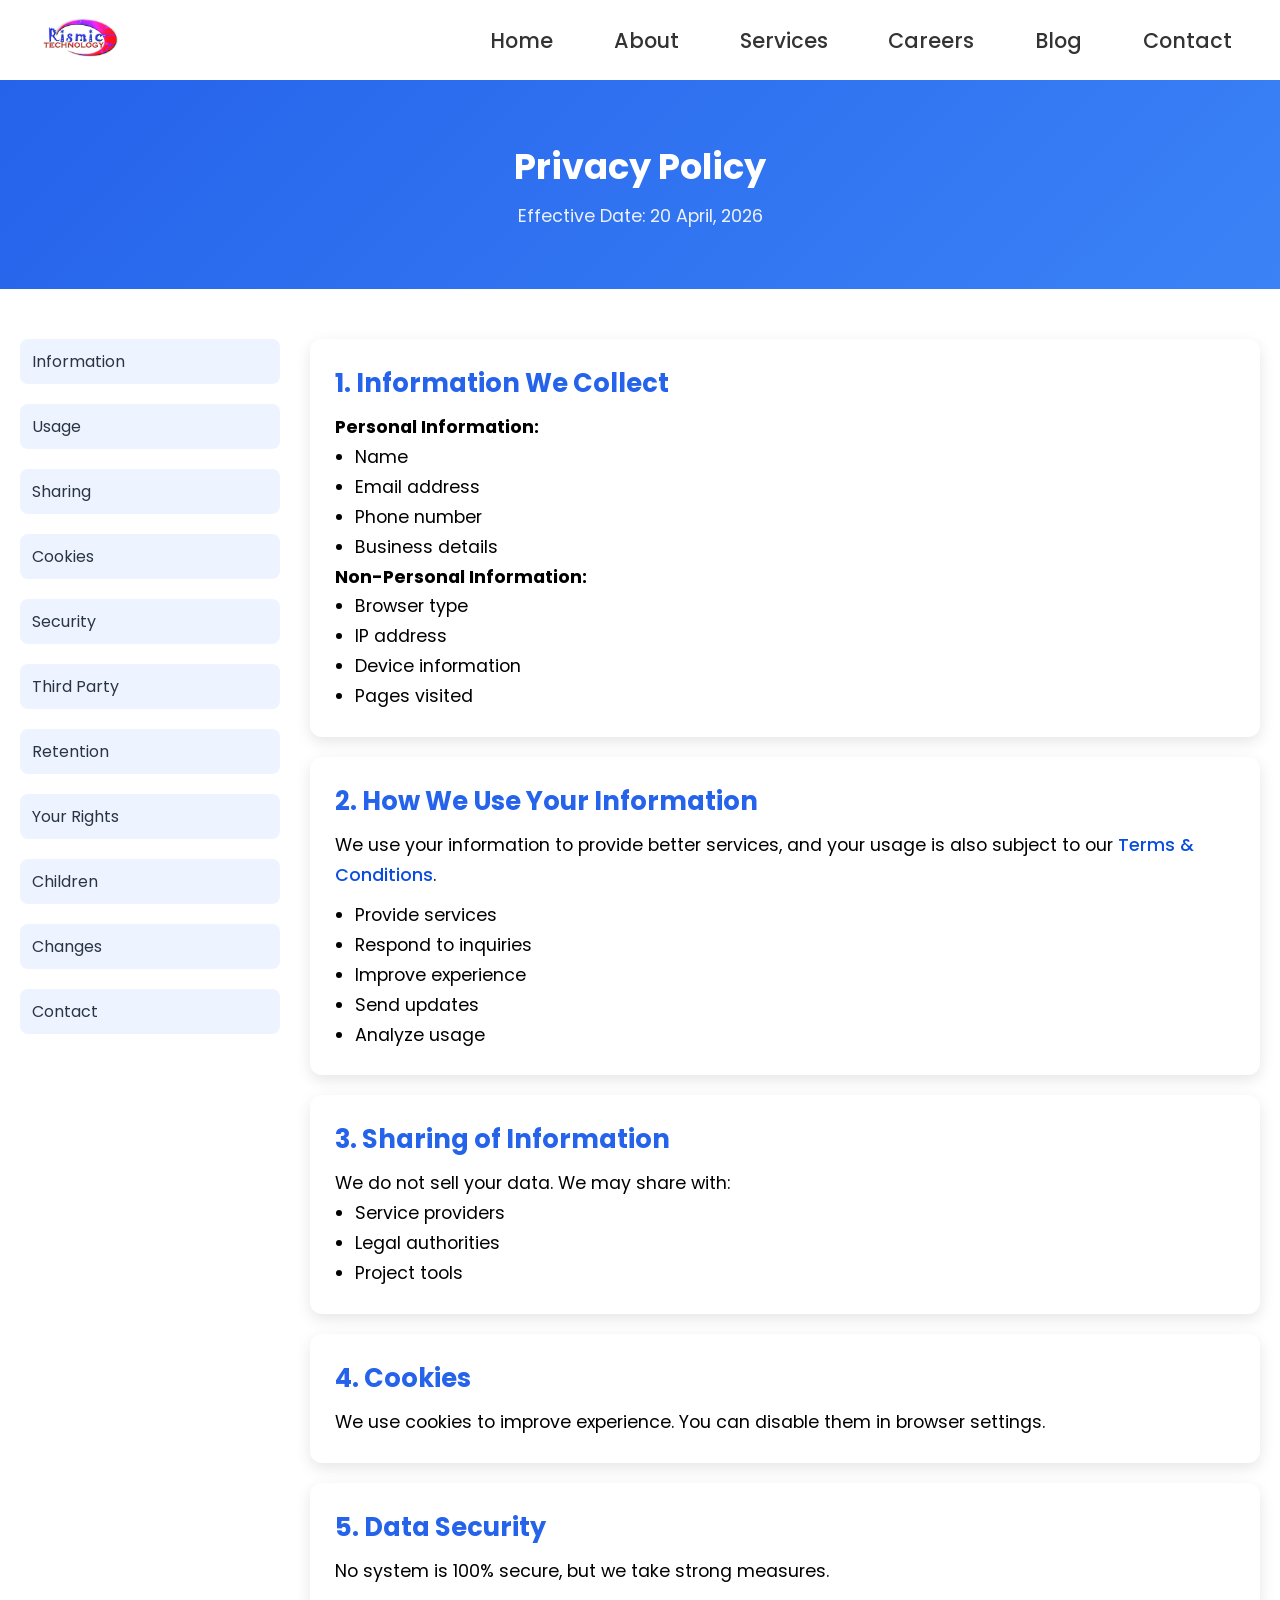
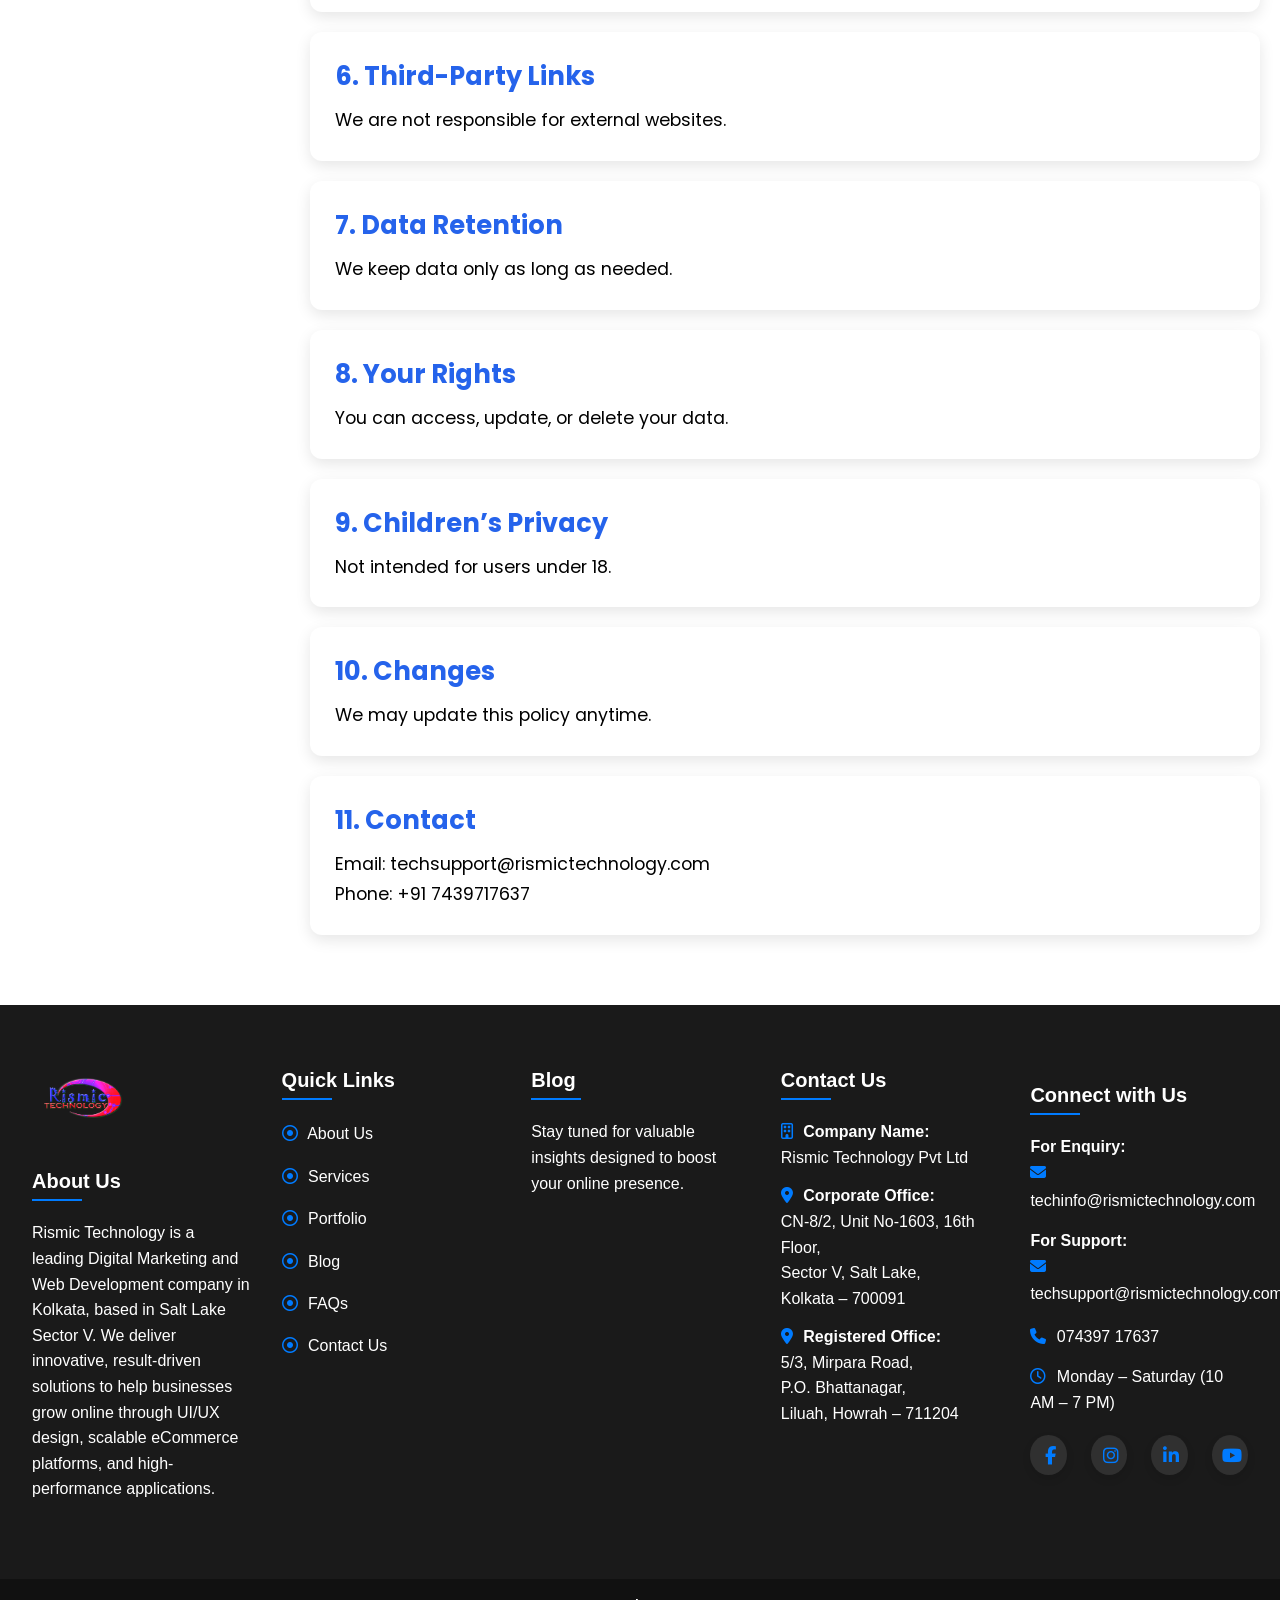
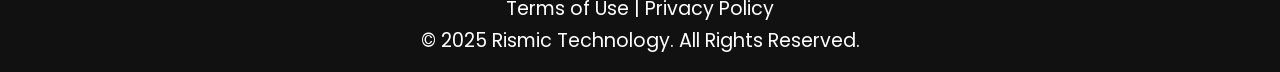
<file: privacy-policy.html>
<!DOCTYPE html>
<html lang="en">

<head>
    <meta charset="UTF-8">
    <meta name="viewport" content="width=device-width, initial-scale=1.0">

    <meta name="description"
        content="Read the Privacy Policy of Rismic Technology. Learn how we collect, use, and protect your data.">
    <meta name="robots" content="index, follow">
    <link rel="canonical" href="https://rismictechnology.com/privacy-policy.html">

    <meta property="og:title" content="Privacy Policy | Rismic Technology">
    <meta property="og:description" content="Learn how Rismic Technology protects your data.">
    <meta property="og:type" content="website">
    <meta property="og:url" content="https://rismictechnology.com/privacy-policy.html">
    <meta property="og:image" content="https://rismictechnology.com/images/new_logo(compressed).png">


    <link rel="stylesheet" href="https://cdnjs.cloudflare.com/ajax/libs/font-awesome/6.6.0/css/all.min.css"
        integrity="sha512-Kc323vGBEqzTmouAECnVceyQqyqdsSiqLQISBL29aUW4U/M7pSPA/gEUZQqv1cwx4OnYxTxve5UMg5GT6L4JJg=="
        crossorigin="anonymous" referrerpolicy="no-referrer" />

    <link rel="shortcut icon" href="images/fav-icon.webp" type="image/x-icon">
    <link rel="stylesheet" href="css/privacy.css">

    <title>Privacy Policy | Rismic Technology</title>

</head>

<body>

    <!-- NAVBAR -->
    <header>
        <nav class="navbar">
            <div class="nav-container">
                <a href="/" class="logo">
                    <img src="./images/new_logo(compressed).png" alt="Rismic Technology logo">
                </a>

                <div class="menu-icon">
                    <span class="bar1"></span>
                    <span class="bar2"></span>
                    <span class="bar3"></span>
                </div>

                <ul class="nav-links">
                    <li><a href="/" class="nav-item">Home</a></li>
                    <li><a href="about.html" class="nav-item">About</a></li>
                    <li><a href="service.html" class="nav-item">Services</a></li>
                    <li><a href="career.html" class="nav-item">Careers</a></li>
                    <li><a href="#blog" class="nav-item">Blog</a></li>
                    <li><a href="contact.html" class="nav-item">Contact</a></li>
                </ul>
            </div>
        </nav>
    </header>

    <!-- HERO -->
    <section class="privacy-hero">
        <h1>Privacy Policy</h1>
        <p>Effective Date: 20 April, 2026</p>
    </section>

    <!-- MAIN -->
    <section class="privacy-container">

        <!-- SIDEBAR -->
        <aside class="privacy-sidebar">
            <ul>
                <li><a href="#info">Information</a></li>
                <li><a href="#usage">Usage</a></li>
                <li><a href="#sharing">Sharing</a></li>
                <li><a href="#cookies">Cookies</a></li>
                <li><a href="#security">Security</a></li>
                <li><a href="#third">Third Party</a></li>
                <li><a href="#retention">Retention</a></li>
                <li><a href="#rights">Your Rights</a></li>
                <li><a href="#children">Children</a></li>
                <li><a href="#changes">Changes</a></li>
                <li><a href="#contact">Contact</a></li>
            </ul>
        </aside>

        <!-- CONTENT -->
        <div class="privacy-content">

            <!-- MOBILE DROPDOWN -->
            <div class="privacy-mobile-nav">
                <div class="dropdown-selected">Jump to section</div>

                <div class="dropdown-list">
                    <div data-target="#info">Information</div>
                    <div data-target="#usage">Usage</div>
                    <div data-target="#sharing">Sharing</div>
                    <div data-target="#cookies">Cookies</div>
                    <div data-target="#security">Security</div>
                    <div data-target="#third">Third Party</div>
                    <div data-target="#retention">Retention</div>
                    <div data-target="#rights">Your Rights</div>
                    <div data-target="#children">Children</div>
                    <div data-target="#changes">Changes</div>
                    <div data-target="#contact">Contact</div>
                </div>
            </div>

            <!-- SECTIONS -->
            <div class="privacy-card" id="info">
                <h2>1. Information We Collect</h2>
                <p><strong>Personal Information:</strong></p>
                <ul>
                    <li>Name</li>
                    <li>Email address</li>
                    <li>Phone number</li>
                    <li>Business details</li>
                </ul>

                <p><strong>Non-Personal Information:</strong></p>
                <ul>
                    <li>Browser type</li>
                    <li>IP address</li>
                    <li>Device information</li>
                    <li>Pages visited</li>
                </ul>
            </div>

            <div class="privacy-card" id="usage">
                <h2>2. How We Use Your Information</h2>

                <p style="margin-bottom: 10px;">
                    We use your information to provide better services, and your usage is also subject to our
                    <a href="terms-conditions.html" style="color:#0a4ddf; font-weight:500;">Terms & Conditions</a>.
                </p>

                <ul>
                    <li>Provide services</li>
                    <li>Respond to inquiries</li>
                    <li>Improve experience</li>
                    <li>Send updates</li>
                    <li>Analyze usage</li>
                </ul>
            </div>

            <div class="privacy-card" id="sharing">
                <h2>3. Sharing of Information</h2>
                <p>We do not sell your data. We may share with:</p>
                <ul>
                    <li>Service providers</li>
                    <li>Legal authorities</li>
                    <li>Project tools</li>
                </ul>
            </div>

            <div class="privacy-card" id="cookies">
                <h2>4. Cookies</h2>
                <p>We use cookies to improve experience. You can disable them in browser settings.</p>
            </div>

            <div class="privacy-card" id="security">
                <h2>5. Data Security</h2>
                <p>No system is 100% secure, but we take strong measures.</p>
            </div>

            <div class="privacy-card" id="third">
                <h2>6. Third-Party Links</h2>
                <p>We are not responsible for external websites.</p>
            </div>

            <div class="privacy-card" id="retention">
                <h2>7. Data Retention</h2>
                <p>We keep data only as long as needed.</p>
            </div>

            <div class="privacy-card" id="rights">
                <h2>8. Your Rights</h2>
                <p>You can access, update, or delete your data.</p>
            </div>

            <div class="privacy-card" id="children">
                <h2>9. Children’s Privacy</h2>
                <p>Not intended for users under 18.</p>
            </div>

            <div class="privacy-card" id="changes">
                <h2>10. Changes</h2>
                <p>We may update this policy anytime.</p>
            </div>

            <div class="privacy-card" id="contact">
                <h2>11. Contact</h2>
                <p>Email: techsupport@rismictechnology.com</p>
                <p>Phone: +91 7439717637</p>
            </div>

        </div>
    </section>


    <!-- footer section starts -->

    <footer class="footer">

        <!-- Column 1 -->
        <div class="footer-column footer-logo">
            <img src="./images/new_logo(compressed).png" alt="Company Logo">

            <h3>About Us</h3>
            <p>
                Rismic Technology is a leading Digital Marketing and Web Development company in Kolkata,
                based in Salt Lake Sector V. We deliver innovative, result-driven solutions to help businesses
                grow online through UI/UX design, scalable eCommerce platforms, and high-performance applications.
            </p>
        </div>

        <!-- Column 2 -->
        <div class="footer-column">
            <h3>Quick Links</h3>
            <p><a href="/about.html"><i class="fa-regular fa-circle-dot"></i> About Us</a></p>
            <p><a href="/service.html"><i class="fa-regular fa-circle-dot"></i> Services</a></p>
            <p><a href="#"><i class="fa-regular fa-circle-dot"></i> Portfolio</a></p>
            <p><a href="#"><i class="fa-regular fa-circle-dot"></i> Blog</a></p>
            <p><a href="/faq.html"><i class="fa-regular fa-circle-dot"></i> FAQs</a></p>
            <p><a href="/contact.html"><i class="fa-regular fa-circle-dot"></i> Contact Us</a></p>
        </div>

        <!-- Column 3 -->
        <div class="footer-column">
            <h3>Blog</h3>
            <p>Stay tuned for valuable insights designed to boost your online presence.</p>
        </div>

        <!-- Column 4 (ADDRESS - combined) -->
        <div class="footer-column">
            <h3>Contact Us</h3>

            <p>
                <i class="fa-regular fa-building"></i>
                <strong>Company Name:</strong><br>
                Rismic Technology Pvt Ltd
            </p>

            <p>
                <i class="fas fa-map-marker-alt"></i>
                <strong>Corporate Office:</strong><br>
                CN-8/2, Unit No-1603, 16th Floor,<br>
                Sector V, Salt Lake,<br>
                Kolkata – 700091
            </p>

            <p>
                <i class="fas fa-map-marker-alt"></i>
                <strong>Registered Office:</strong><br>
                5/3, Mirpara Road,<br>
                P.O. Bhattanagar,<br>
                Liluah, Howrah – 711204
            </p>
        </div>

        <!-- Column 5 (CONTACT INFO) -->
        <div class="footer-column">
            <h3 style="margin-top: 15px;">Connect with Us</h3>

            <p>
                <strong>For Enquiry:</strong><br>
                <i class="fas fa-envelope"></i>
                <a href="mailto:techinfo@rismictechnology.com">
                    techinfo@rismictechnology.com
                </a>
            </p>
            <p>
                <strong>For Support:</strong><br>
                <i class="fas fa-envelope"></i>
                <a href="mailto:techinfo@rismictechnology.com">
                    techsupport@rismictechnology.com
                </a>
            </p>

            <p>
                <i class="fas fa-phone"></i>
                <a href="tel:07439717637">
                    074397 17637
                </a>
            </p>

            <p>
                <i class="far fa-clock"></i>
                Monday – Saturday (10 AM – 7 PM)
            </p>

            <!-- <h3 style="margin-top: 15px;">Connect</h3> -->

            <div class="social-icons" style="margin-top: 20px;">
                <a href="https://www.facebook.com/technologyrismic/" class="social-link">
                    <i class="fab fa-facebook-f"></i>
                </a>
                <a href="https://www.instagram.com/technologyrismic/" class="social-link">
                    <i class="fab fa-instagram"></i>
                </a>
                <a href="https://www.linkedin.com/company/technologyrismic/" class="social-link">
                    <i class="fab fa-linkedin-in"></i>
                </a>
                <a href="https://www.youtube.com/@RismicTechnology" class="social-link">
                    <i class="fab fa-youtube"></i>
                </a>
            </div>
        </div>

    </footer>

    <div class="footer-bottom">
        <p><a href="terms-conditions.html">Terms of Use</a> | <a href="privacy-policy.html">Privacy Policy</a></p>
        <p>&copy; 2025 Rismic Technology. All Rights Reserved.</p>
    </div>

    <!-- footer section ends -->


    <!-- JS -->
    <script>
        document.querySelectorAll('.privacy-sidebar a').forEach(link => {
            link.addEventListener('click', function (e) {
                e.preventDefault();

                const target = document.querySelector(this.getAttribute('href'));
                const offset = 100;

                const bodyRect = document.body.getBoundingClientRect().top;
                const elementRect = target.getBoundingClientRect().top;
                const offsetPosition = elementRect - bodyRect - offset;

                window.scrollTo({
                    top: offsetPosition,
                    behavior: "smooth"
                });
            });
        });
    </script>


    <script>
        const sections = document.querySelectorAll(".privacy-card");
        const navLinks = document.querySelectorAll(".privacy-sidebar a");

        window.addEventListener("scroll", () => {
            let current = "";

            sections.forEach(section => {
                const sectionTop = section.offsetTop - 120;
                if (scrollY >= sectionTop) {
                    current = section.getAttribute("id");
                }
            });

            navLinks.forEach(link => {
                link.classList.remove("active");
                if (link.getAttribute("href") === "#" + current) {
                    link.classList.add("active");
                }
            });
        });
    </script>

    <script>
        const dropdown = document.querySelector(".privacy-mobile-nav");

        if (dropdown) {

            const selected = dropdown.querySelector(".dropdown-selected");
            const list = dropdown.querySelector(".dropdown-list");

            selected.addEventListener("click", () => {
                const isOpen = list.style.display === "block";

                list.style.display = isOpen ? "none" : "block";
                dropdown.classList.toggle("active", !isOpen);
            });

            list.querySelectorAll("div").forEach(item => {
                item.addEventListener("click", () => {
                    selected.textContent = item.textContent;
                    list.style.display = "none";
                    dropdown.classList.remove("active");

                    const target = document.querySelector(item.dataset.target);

                    window.scrollTo({
                        top: target.offsetTop - 100,
                        behavior: "smooth"
                    });
                });
            });

            document.addEventListener("click", function (e) {
                if (!dropdown.contains(e.target)) {
                    list.style.display = "none";
                    dropdown.classList.remove("active");
                }
            });
        }
    </script>

    <script src="js/nav.js"></script>

</body>

</html>
</file>
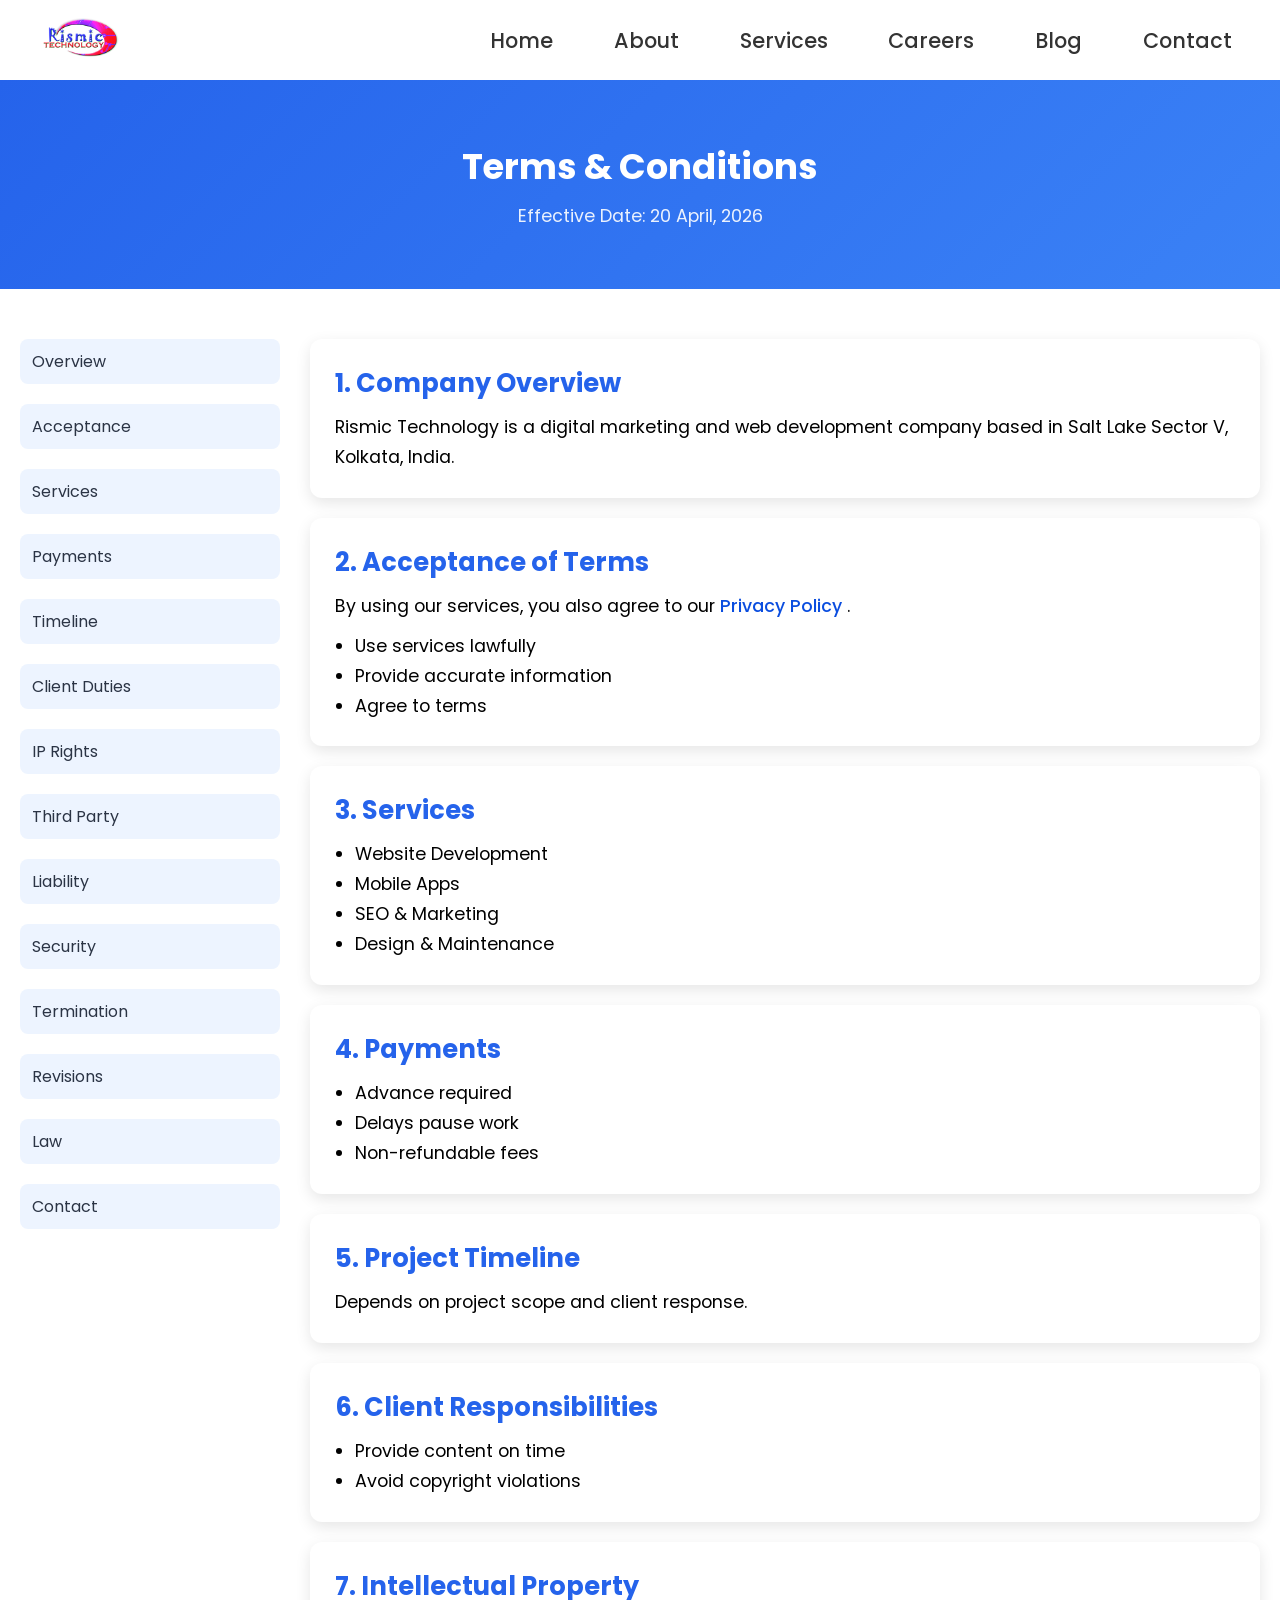
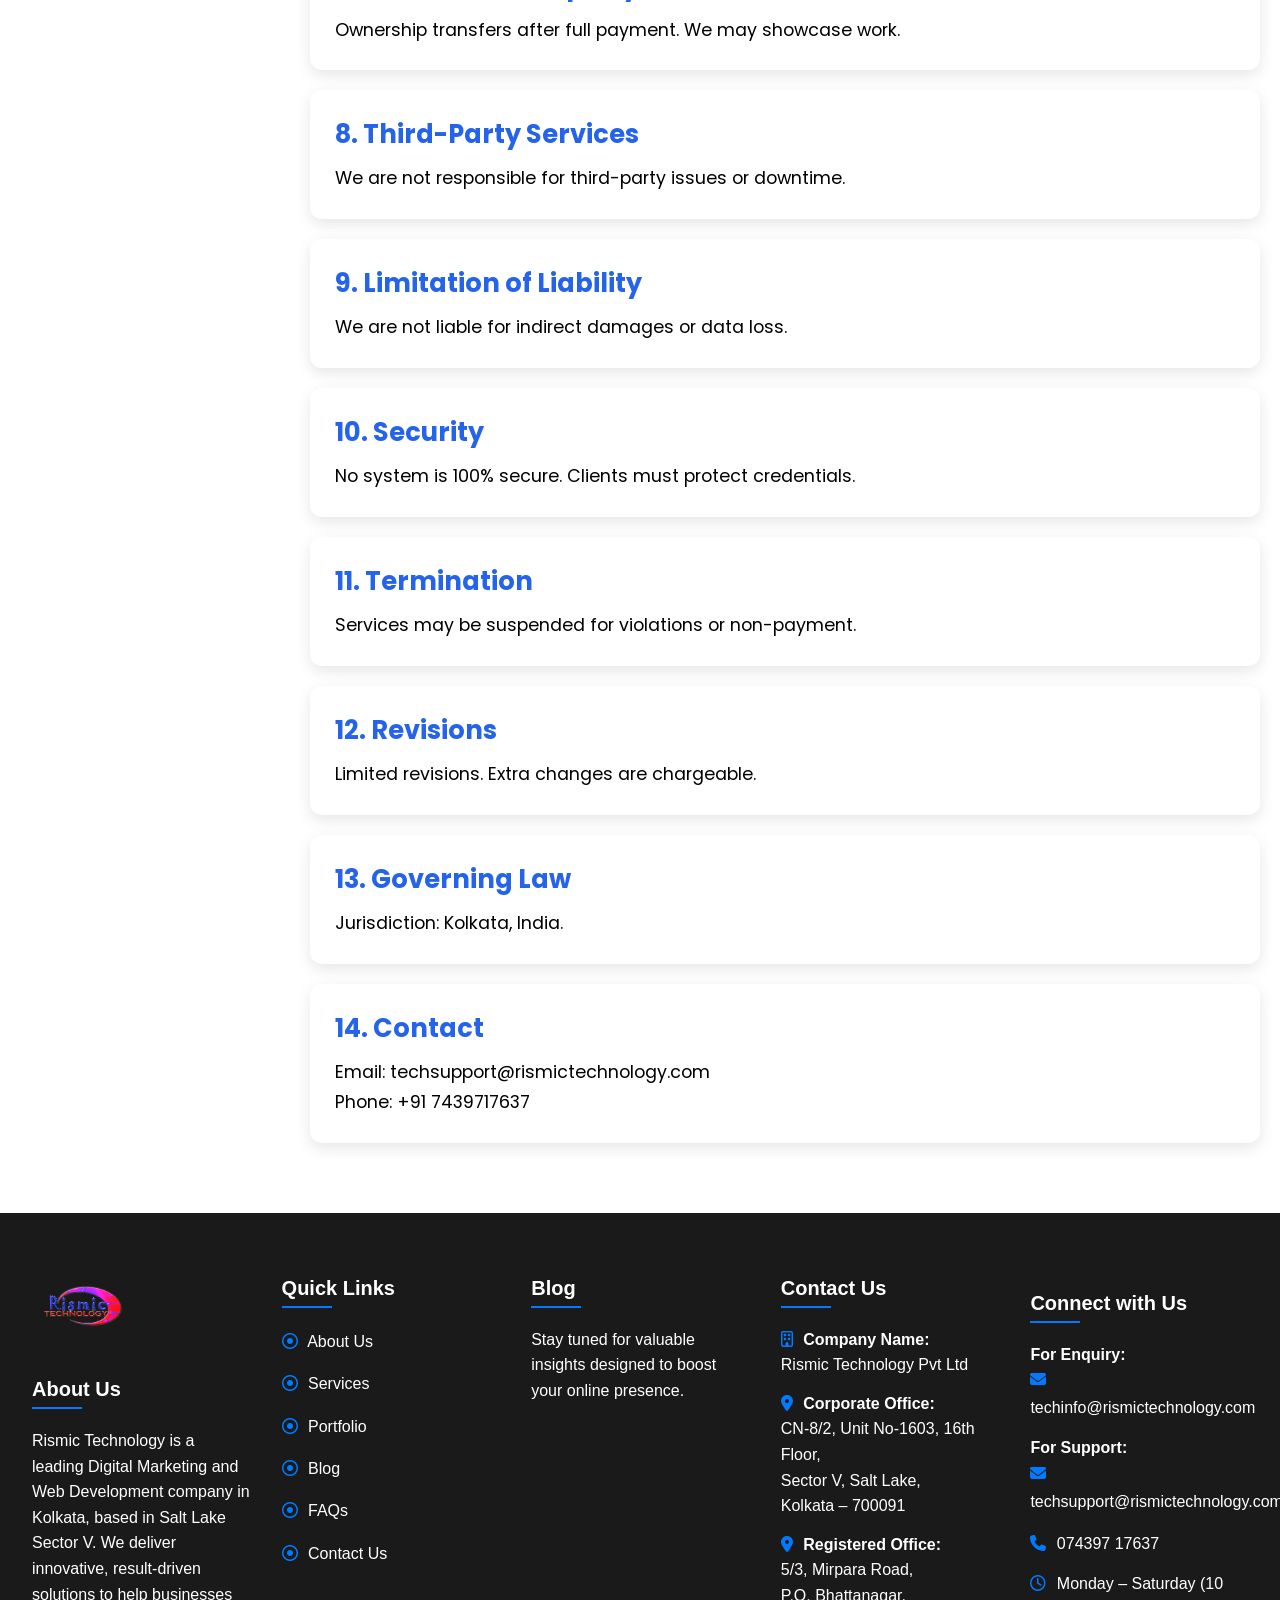
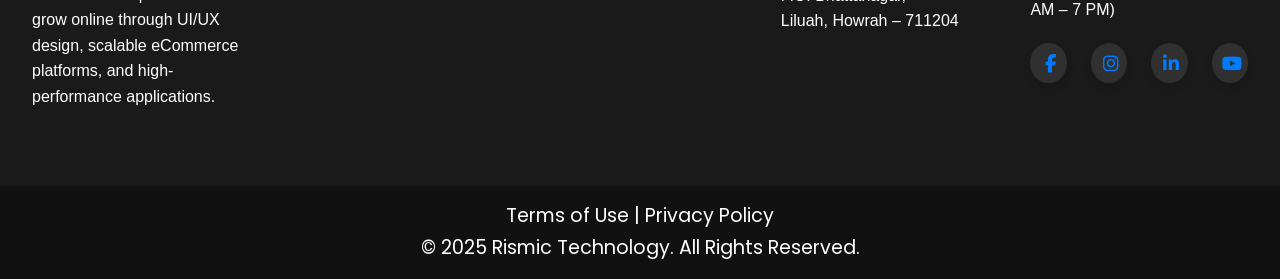
<file: terms-conditions.html>
<!DOCTYPE html>
<html lang="en">

<head>
    <meta charset="UTF-8">
    <meta name="viewport" content="width=device-width, initial-scale=1.0">
    <meta name="description"
        content="Read the Terms and Conditions of Rismic Technology. Learn about our services, policies, payments, and user responsibilities.">
    <meta name="robots" content="index, follow">
    <link rel="canonical" href="https://rismictechnology.com/terms-and-conditions.html">

    <meta property="og:title" content="Terms & Conditions | Rismic Technology">
    <meta property="og:description" content="Read the Terms and Conditions of Rismic Technology.">
    <meta property="og:type" content="website">
    <meta property="og:url" content="https://rismictechnology.com/terms-and-conditions.html">
    <meta property="og:image" content="https://rismictechnology.com/images/new_logo(compressed).png">

    <link rel="stylesheet" href="https://cdnjs.cloudflare.com/ajax/libs/font-awesome/6.6.0/css/all.min.css"
        integrity="sha512-Kc323vGBEqzTmouAECnVceyQqyqdsSiqLQISBL29aUW4U/M7pSPA/gEUZQqv1cwx4OnYxTxve5UMg5GT6L4JJg=="
        crossorigin="anonymous" referrerpolicy="no-referrer" />
    <link rel="shortcut icon" href="images/fav-icon.webp" type="image/x-icon"> <!-- favicon -->
    <link rel="stylesheet" href="css/terms.css" />

    <title>Terms and Conditions | Rismic Technology</title>


    <script type="application/ld+json">
    {
      "@context": "https://schema.org",
      "@type": "WebPage",
      "name": "Terms and Conditions",
      "url": "https://rismictechnology.com/terms-and-conditions.html",
      "publisher": {
        "@type": "Organization",
        "name": "Rismic Technology"
      }
    }
    </script>

</head>


<body>

    <header>
        <nav class="navbar">
            <div class="nav-container">
                <a href="/" class="logo">
                    <img src="./images/new_logo(compressed).png" alt="Rismic Technology logo">
                </a>

                <div class="menu-icon">
                    <span class="bar1"></span>
                    <span class="bar2"></span>
                    <span class="bar3"></span>
                </div>

                <ul class="nav-links">

                    <li><a href="/" class="nav-item">Home</a></li>
                    <li><a href="about.html" class="nav-item">About</a></li>
                    <li><a href="service.html" class="nav-item">Services</a></li>
                    <li><a href="career.html" class="nav-item">Careers</a></li>
                    <li><a href="#blog" class="nav-item">Blog</a></li>
                    <li><a href="contact.html" class="nav-item">Contact</a></li>
                </ul>

            </div>
        </nav>
    </header>



    <section class="terms-hero">
        <div class="terms-hero-content">
            <h1>Terms & Conditions</h1>
            <p>Effective Date: 20 April, 2026</p>
        </div>
    </section>

    <!-- Terms Container -->
    <section class="terms-container">

        <!-- Sidebar -->
        <aside class="terms-sidebar" aria-label="Terms navigation">
            <ul>
                <li><a href="#overview" title="Go to Company Overview">Overview</a></li>
                <li><a href="#acceptance">Acceptance</a></li>
                <li><a href="#services">Services</a></li>
                <li><a href="#payments">Payments</a></li>
                <li><a href="#timeline">Timeline</a></li>
                <li><a href="#client">Client Duties</a></li>
                <li><a href="#ip">IP Rights</a></li>
                <li><a href="#third">Third Party</a></li>
                <li><a href="#liability">Liability</a></li>
                <li><a href="#security">Security</a></li>
                <li><a href="#termination">Termination</a></li>
                <li><a href="#revisions">Revisions</a></li>
                <li><a href="#law">Law</a></li>
                <li><a href="#contact">Contact</a></li>
            </ul>
        </aside>

        <!-- Content -->
        <div class="terms-content">

            <div class="terms-mobile-nav">
                <div class="dropdown-selected">Jump to section</div>

                <div class="dropdown-list">
                    <div data-target="#overview">Overview</div>
                    <div data-target="#acceptance">Acceptance</div>
                    <div data-target="#services">Services</div>
                    <div data-target="#payments">Payments</div>
                    <div data-target="#timeline">Timeline</div>
                    <div data-target="#client">Client Duties</div>
                    <div data-target="#ip">IP Rights</div>
                    <div data-target="#third">Third Party</div>
                    <div data-target="#liability">Liability</div>
                    <div data-target="#security">Security</div>
                    <div data-target="#termination">Termination</div>
                    <div data-target="#revisions">Revisions</div>
                    <div data-target="#law">Law</div>
                    <div data-target="#contact">Contact</div>
                </div>
            </div>

            <div class="terms-card" id="overview">
                <h2>1. Company Overview</h2>
                <p>Rismic Technology is a digital marketing and web development company based in Salt Lake Sector V,
                    Kolkata, India.</p>
            </div>

            <div class="terms-card" id="acceptance">
                <h2>2. Acceptance of Terms</h2>

                <p style="margin-bottom: 10px;">
                    By using our services, you also agree to our
                    <a href="privacy-policy.html" style="color:#0a4ddf; font-weight:500;">
                        Privacy Policy
                    </a>.
                </p>

                <ul>
                    <li>Use services lawfully</li>
                    <li>Provide accurate information</li>
                    <li>Agree to terms</li>
                </ul>
            </div>

            <div class="terms-card" id="services">
                <h2>3. Services</h2>
                <ul>
                    <li>Website Development</li>
                    <li>Mobile Apps</li>
                    <li>SEO & Marketing</li>
                    <li>Design & Maintenance</li>
                </ul>
            </div>

            <div class="terms-card" id="payments">
                <h2>4. Payments</h2>
                <ul>
                    <li>Advance required</li>
                    <li>Delays pause work</li>
                    <li>Non-refundable fees</li>
                </ul>
            </div>

            <div class="terms-card" id="timeline">
                <h2>5. Project Timeline</h2>
                <p>Depends on project scope and client response.</p>
            </div>

            <div class="terms-card" id="client">
                <h2>6. Client Responsibilities</h2>
                <ul>
                    <li>Provide content on time</li>
                    <li>Avoid copyright violations</li>
                </ul>
            </div>

            <div class="terms-card" id="ip">
                <h2>7. Intellectual Property</h2>
                <p>Ownership transfers after full payment. We may showcase work.</p>
            </div>

            <div class="terms-card" id="third">
                <h2>8. Third-Party Services</h2>
                <p>We are not responsible for third-party issues or downtime.</p>
            </div>

            <div class="terms-card" id="liability">
                <h2>9. Limitation of Liability</h2>
                <p>We are not liable for indirect damages or data loss.</p>
            </div>

            <div class="terms-card" id="security">
                <h2>10. Security</h2>
                <p>No system is 100% secure. Clients must protect credentials.</p>
            </div>

            <div class="terms-card" id="termination">
                <h2>11. Termination</h2>
                <p>Services may be suspended for violations or non-payment.</p>
            </div>

            <div class="terms-card" id="revisions">
                <h2>12. Revisions</h2>
                <p>Limited revisions. Extra changes are chargeable.</p>
            </div>

            <div class="terms-card" id="law">
                <h2>13. Governing Law</h2>
                <p>Jurisdiction: Kolkata, India.</p>
            </div>

            <div class="terms-card" id="contact">
                <h2>14. Contact</h2>
                <p>Email: techsupport@rismictechnology.com</p>
                <p>Phone: +91 7439717637</p>
            </div>

        </div>

    </section>



    <!-- footer section starts -->

    <footer class="footer">

        <!-- Column 1 -->
        <div class="footer-column footer-logo">
            <img src="./images/new_logo(compressed).png" alt="Company Logo">

            <h3>About Us</h3>
            <p>
                Rismic Technology is a leading Digital Marketing and Web Development company in Kolkata,
                based in Salt Lake Sector V. We deliver innovative, result-driven solutions to help businesses
                grow online through UI/UX design, scalable eCommerce platforms, and high-performance applications.
            </p>
        </div>

        <!-- Column 2 -->
        <div class="footer-column">
            <h3>Quick Links</h3>
            <p><a href="/about.html"><i class="fa-regular fa-circle-dot"></i> About Us</a></p>
            <p><a href="/service.html"><i class="fa-regular fa-circle-dot"></i> Services</a></p>
            <p><a href="#"><i class="fa-regular fa-circle-dot"></i> Portfolio</a></p>
            <p><a href="#"><i class="fa-regular fa-circle-dot"></i> Blog</a></p>
            <p><a href="/faq.html"><i class="fa-regular fa-circle-dot"></i> FAQs</a></p>
            <p><a href="/contact.html"><i class="fa-regular fa-circle-dot"></i> Contact Us</a></p>
        </div>

        <!-- Column 3 -->
        <div class="footer-column">
            <h3>Blog</h3>
            <p>Stay tuned for valuable insights designed to boost your online presence.</p>
        </div>

        <!-- Column 4 (ADDRESS - combined) -->
        <div class="footer-column">
            <h3>Contact Us</h3>

            <p>
                <i class="fa-regular fa-building"></i>
                <strong>Company Name:</strong><br>
                Rismic Technology Pvt Ltd
            </p>

            <p>
                <i class="fas fa-map-marker-alt"></i>
                <strong>Corporate Office:</strong><br>
                CN-8/2, Unit No-1603, 16th Floor,<br>
                Sector V, Salt Lake,<br>
                Kolkata – 700091
            </p>

            <p>
                <i class="fas fa-map-marker-alt"></i>
                <strong>Registered Office:</strong><br>
                5/3, Mirpara Road,<br>
                P.O. Bhattanagar,<br>
                Liluah, Howrah – 711204
            </p>
        </div>

        <!-- Column 5 (CONTACT INFO) -->
        <div class="footer-column">
            <h3 style="margin-top: 15px;">Connect with Us</h3>

            <p>
                <strong>For Enquiry:</strong><br>
                <i class="fas fa-envelope"></i>
                <a href="mailto:techinfo@rismictechnology.com">
                    techinfo@rismictechnology.com
                </a>
            </p>
            <p>
                <strong>For Support:</strong><br>
                <i class="fas fa-envelope"></i>
                <a href="mailto:techinfo@rismictechnology.com">
                    techsupport@rismictechnology.com
                </a>
            </p>

            <p>
                <i class="fas fa-phone"></i>
                <a href="tel:07439717637">
                    074397 17637
                </a>
            </p>

            <p>
                <i class="far fa-clock"></i>
                Monday – Saturday (10 AM – 7 PM)
            </p>

            <!-- <h3 style="margin-top: 15px;">Connect</h3> -->

            <div class="social-icons" style="margin-top: 20px;">
                <a href="https://www.facebook.com/technologyrismic/" class="social-link">
                    <i class="fab fa-facebook-f"></i>
                </a>
                <a href="https://www.instagram.com/technologyrismic/" class="social-link">
                    <i class="fab fa-instagram"></i>
                </a>
                <a href="https://www.linkedin.com/company/technologyrismic/" class="social-link">
                    <i class="fab fa-linkedin-in"></i>
                </a>
                <a href="https://www.youtube.com/@RismicTechnology" class="social-link">
                    <i class="fab fa-youtube"></i>
                </a>
            </div>
        </div>

    </footer>

    <div class="footer-bottom">
        <p><a href="terms-conditions.html">Terms of Use</a> | <a href="privacy-policy.html">Privacy Policy</a></p>
        <p>&copy; 2025 Rismic Technology. All Rights Reserved.</p>
    </div>

    <!-- footer section ends -->



    <script>
        document.querySelectorAll('.terms-sidebar a').forEach(link => {
            link.addEventListener('click', function (e) {
                e.preventDefault();

                const target = document.querySelector(this.getAttribute('href'));
                const offset = 100; // navbar height

                const bodyRect = document.body.getBoundingClientRect().top;
                const elementRect = target.getBoundingClientRect().top;
                const elementPosition = elementRect - bodyRect;
                const offsetPosition = elementPosition - offset;

                window.scrollTo({
                    top: offsetPosition,
                    behavior: "smooth"
                });
            });
        });
    </script>

    <script>
        const sections = document.querySelectorAll(".terms-card");
        const navLinks = document.querySelectorAll(".terms-sidebar a");

        window.addEventListener("scroll", () => {
            let current = "";

            sections.forEach(section => {
                const sectionTop = section.offsetTop - 120;
                if (scrollY >= sectionTop) {
                    current = section.getAttribute("id");
                }
            });

            navLinks.forEach(link => {
                link.classList.remove("active");
                if (link.getAttribute("href") === "#" + current) {
                    link.classList.add("active");
                }
            });
        });
    </script>


    <script>
        const dropdown = document.querySelector(".terms-mobile-nav");

        if (dropdown) {

            const selected = dropdown.querySelector(".dropdown-selected");
            const list = dropdown.querySelector(".dropdown-list");

            // toggle dropdown
            selected.addEventListener("click", () => {
                const isOpen = list.style.display === "block";

                list.style.display = isOpen ? "none" : "block";
                dropdown.classList.toggle("active", !isOpen);
            });

            // click item
            list.querySelectorAll("div").forEach(item => {
                item.addEventListener("click", () => {
                    selected.textContent = item.textContent;
                    list.style.display = "none";
                    dropdown.classList.remove("active");

                    const target = document.querySelector(item.dataset.target);
                    const offset = 100;

                    const bodyRect = document.body.getBoundingClientRect().top;
                    const elementRect = target.getBoundingClientRect().top;
                    const offsetPosition = elementRect - bodyRect - offset;

                    window.scrollTo({
                        top: offsetPosition,
                        behavior: "smooth"
                    });
                });
            });

            // click outside
            document.addEventListener("click", function (e) {
                if (!dropdown.contains(e.target)) {
                    list.style.display = "none";
                    dropdown.classList.remove("active");
                }
            });
        }
    </script>



    <script src="js/nav.js"></script>


</body>

</html>
</file>
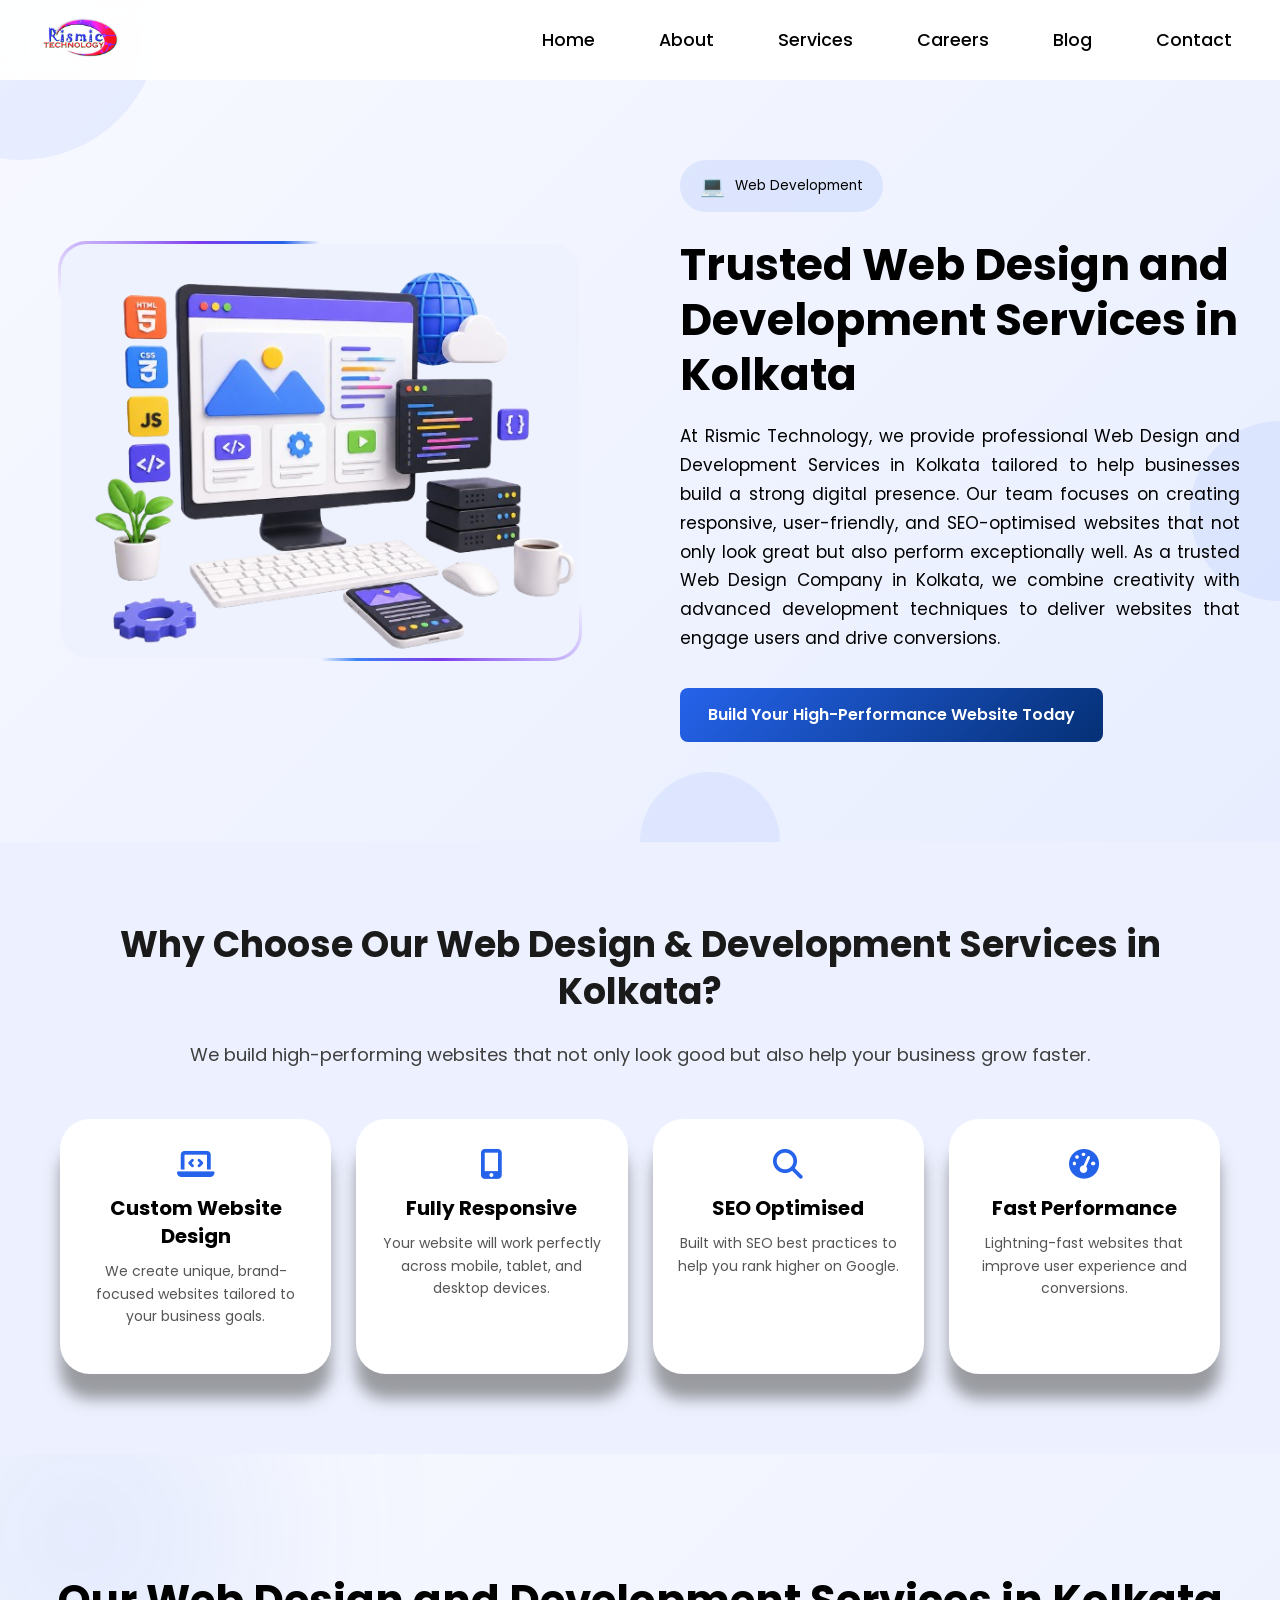
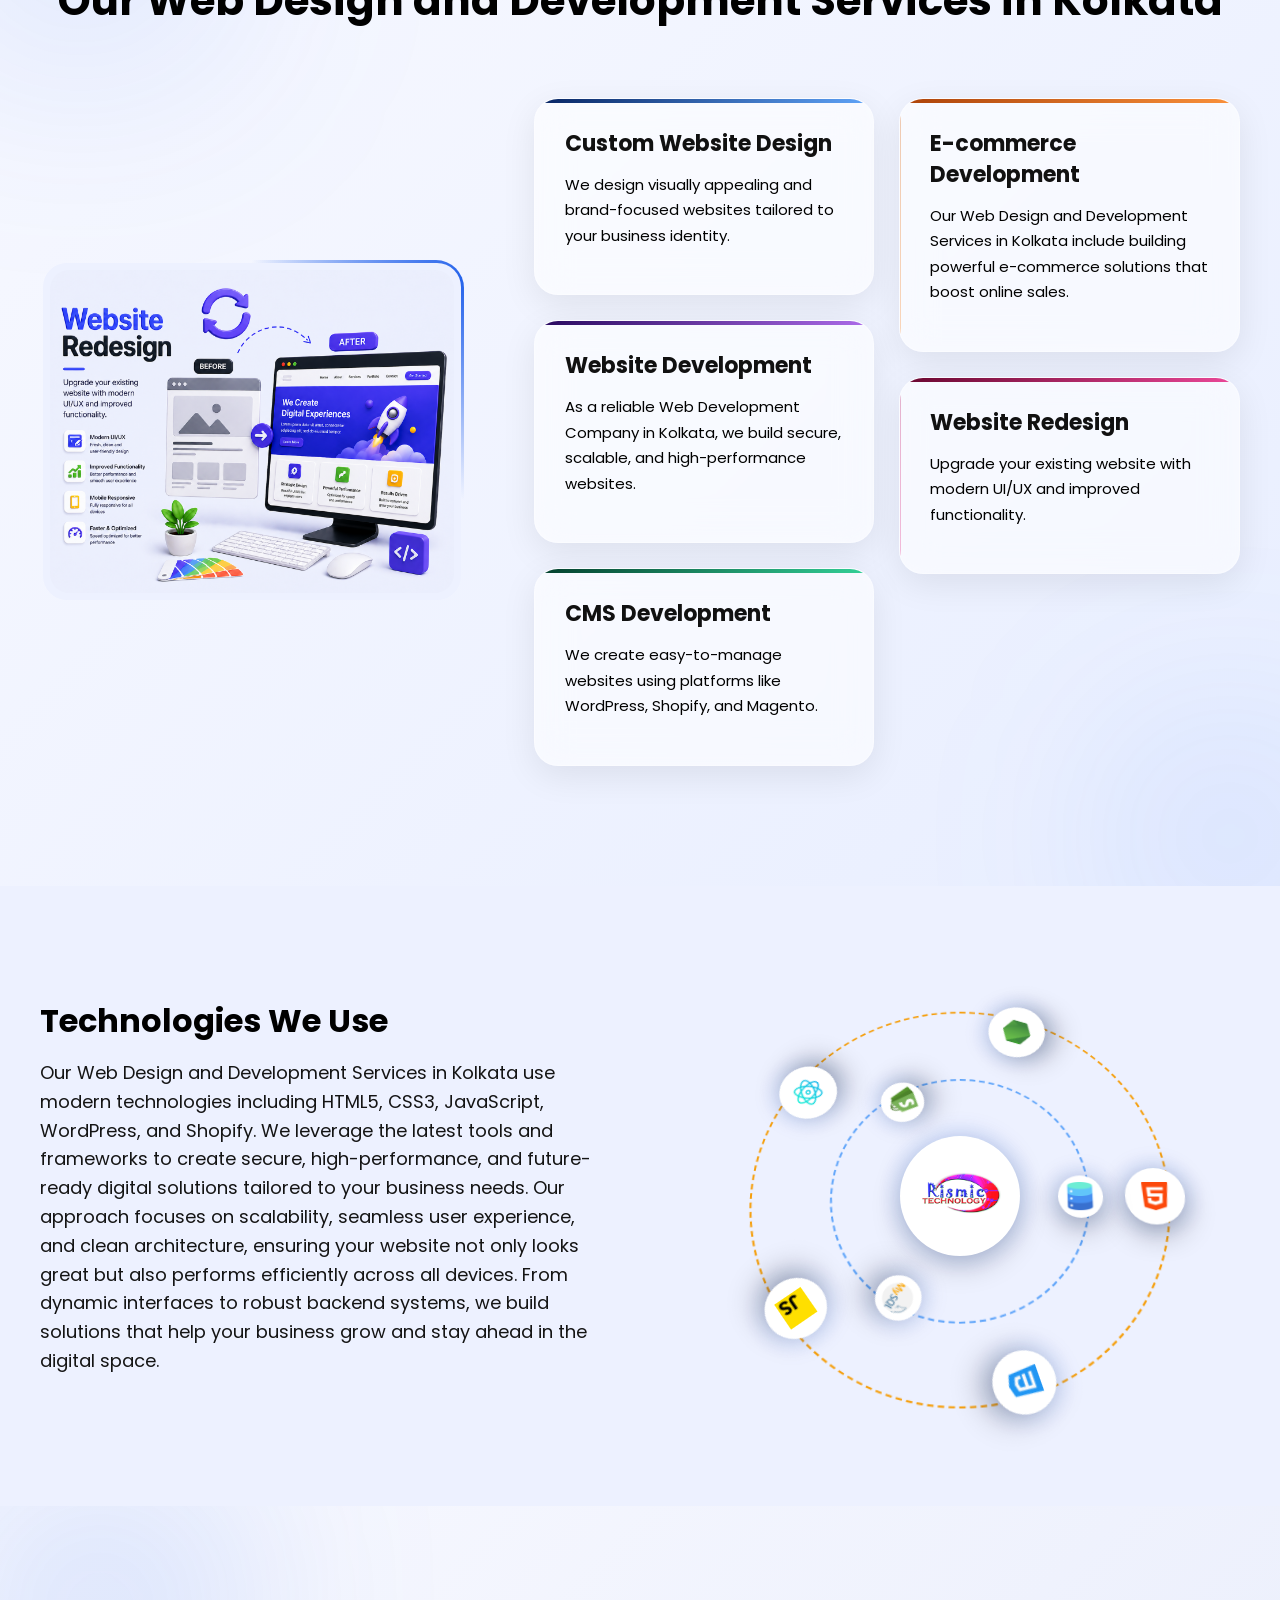
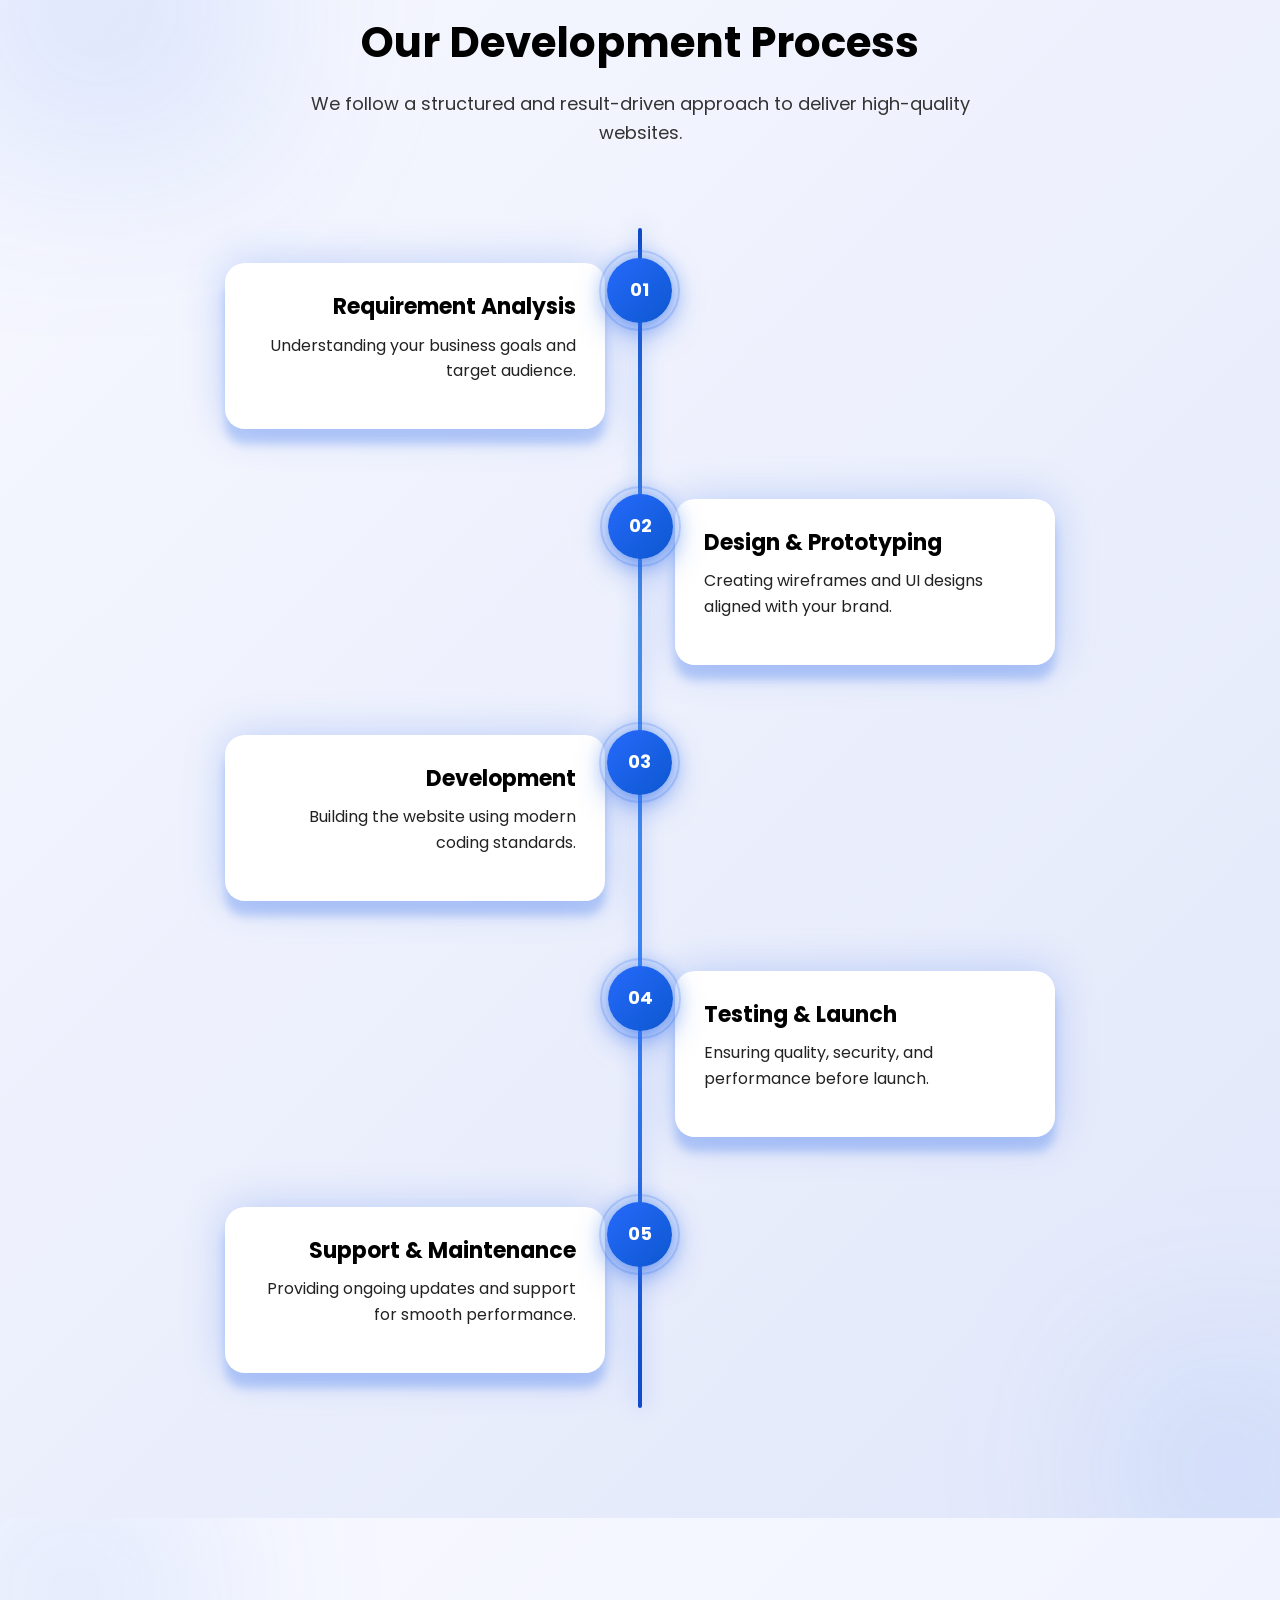
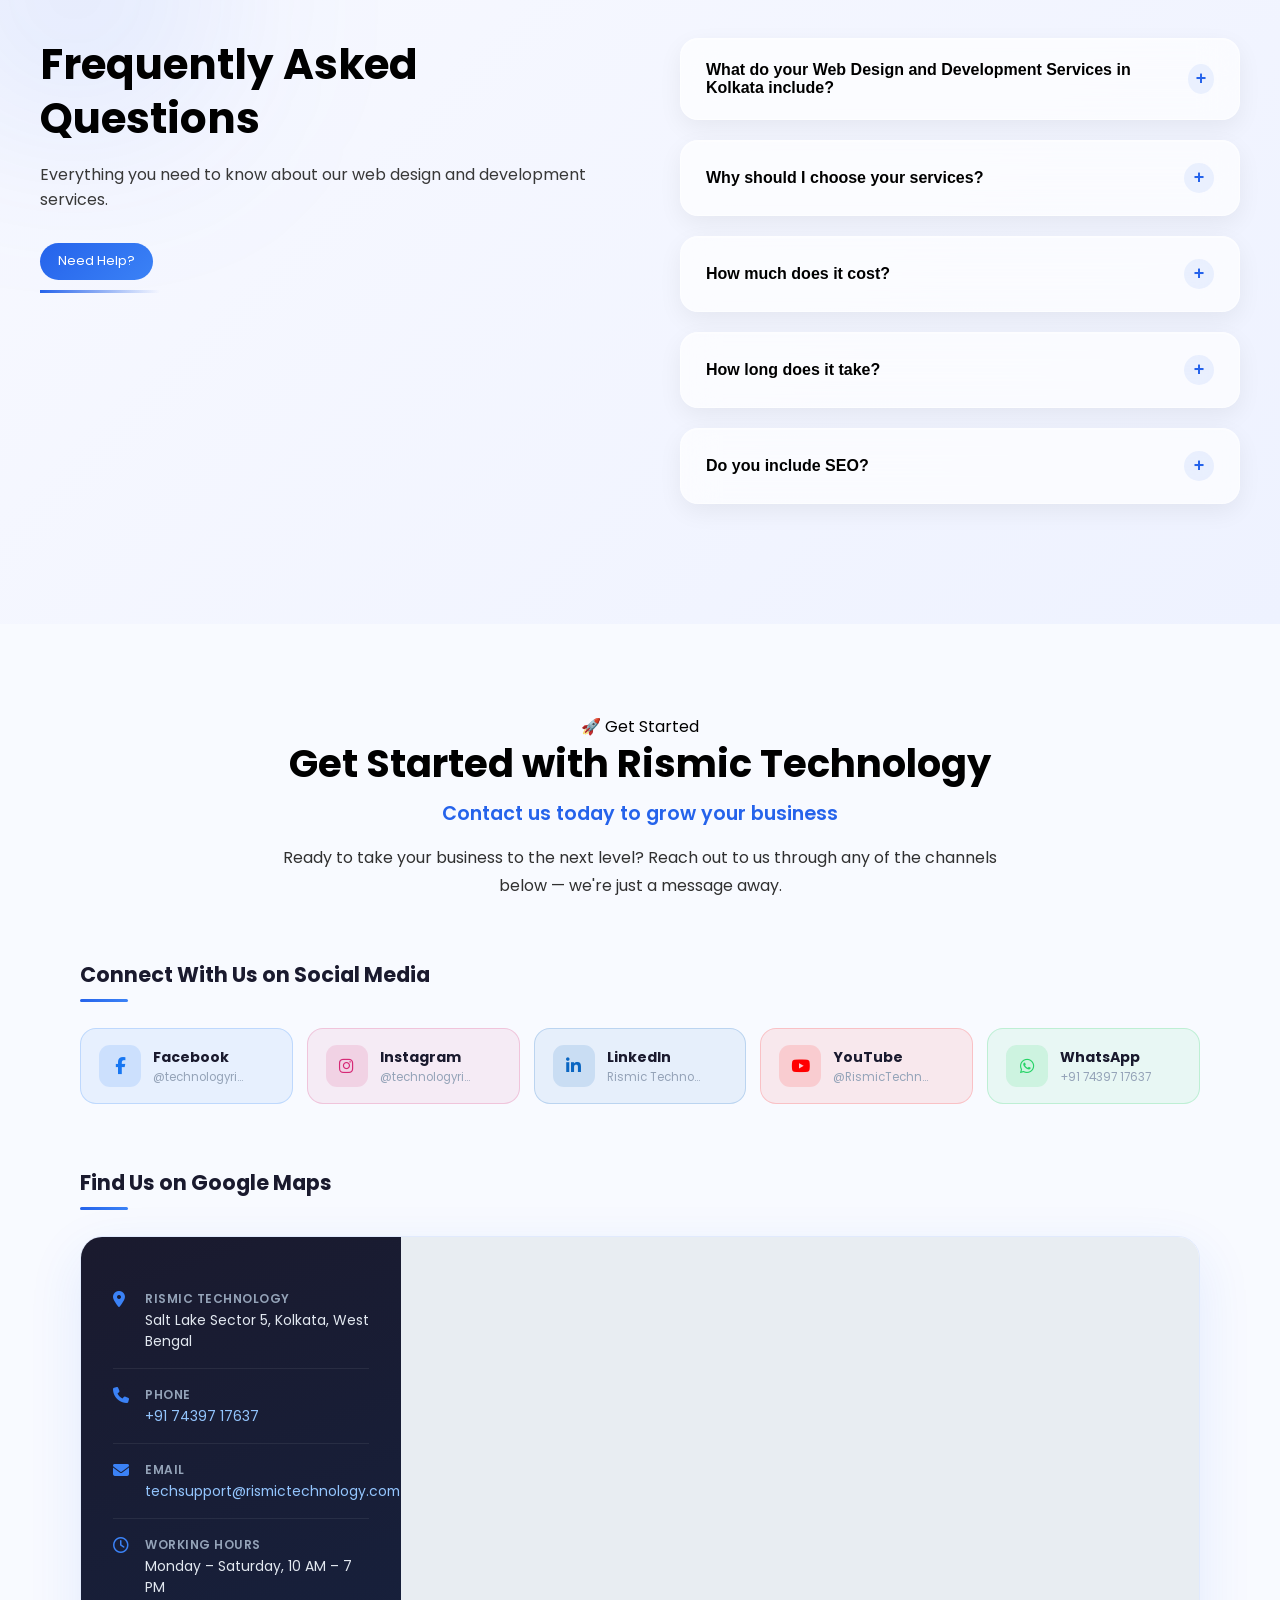
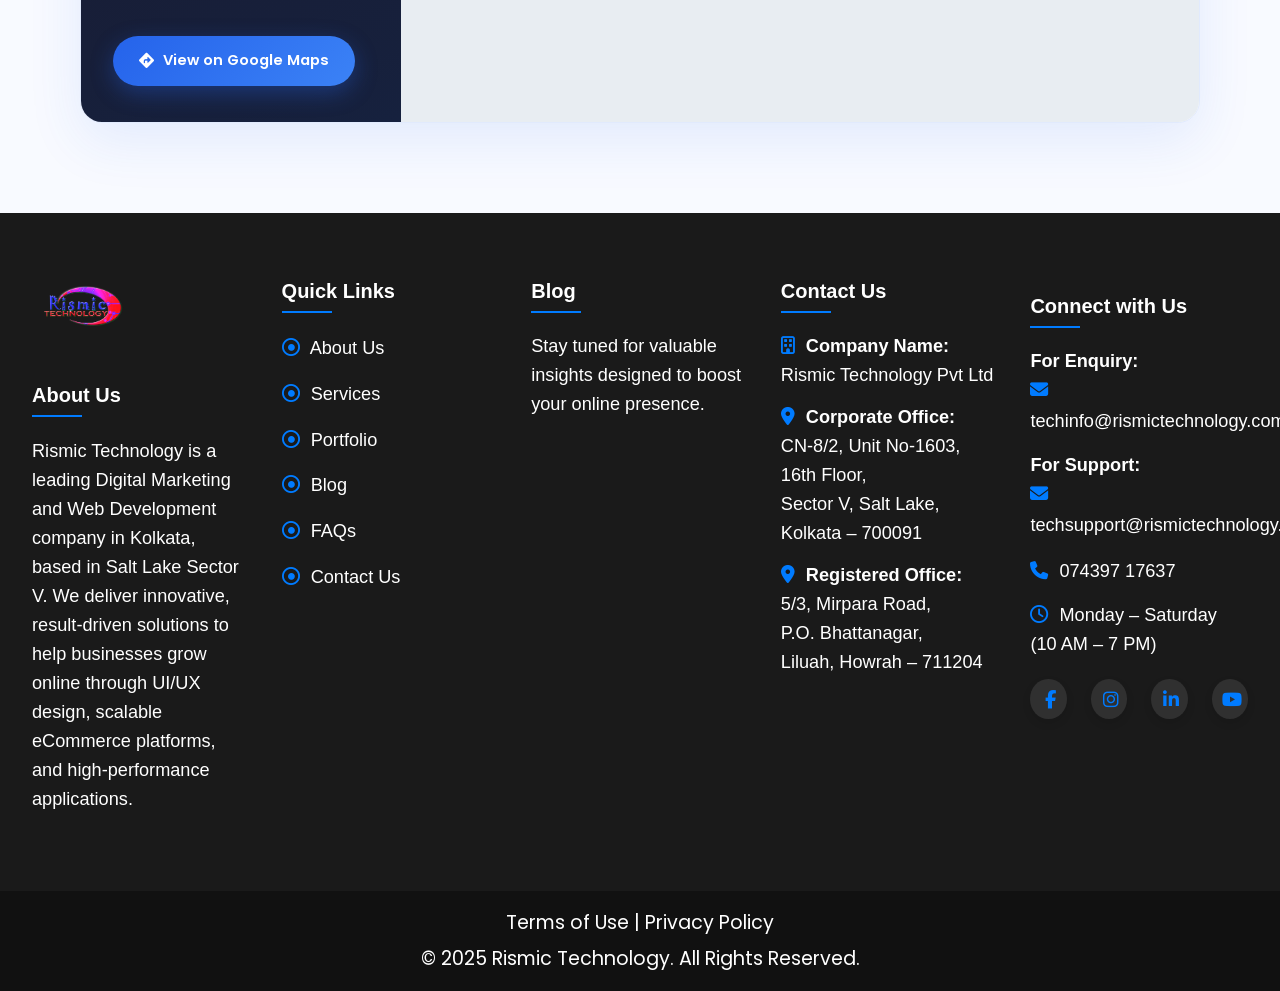
<file: webDev.html>
<!-- <!DOCTYPE html>
<html lang="en">

<head>
    <meta charset="UTF-8">
    <meta name="viewport" content="width=device-width, initial-scale=1.0">
    <title>Web Development | Rismic Technology</title>

    <link href="https://fonts.googleapis.com/css2?family=Poppins:wght@400;600;700&display=swap" rel="stylesheet">

    <link rel="stylesheet" href="https://unpkg.com/aos@next/dist/aos.css" />

    <link rel="stylesheet" href="css/webDev.css">
</head>

<body>

    <section class="hero">
        <div class="hero-text" data-aos="fade-right">
            <h1>Build Future-Ready <span>Web Experiences</span></h1>
            <p>We craft high-performance, visually stunning and scalable websites.</p>
            <a href="contact.html" class="btn">Start Your Project 🚀</a>
        </div>

        <div class="hero-img" data-aos="zoom-in">
            <img src="images/latest/Web Design and Development 3.png">
        </div>
        <div class="blob blob1"></div>
        <div class="blob blob2"></div>
    </section>



    <section class="services">
        <h2 data-aos="fade-up">Our Expertise</h2>

        <div class="service-grid">

            <div class="card" data-aos="fade-up">
                <h3>Custom Websites</h3>
                <p>Fast, responsive & SEO optimized solutions.</p>
            </div>

            <div class="card" data-aos="fade-up" data-aos-delay="100">
                <h3>eCommerce</h3>
                <p>High converting online stores.</p>
            </div>

            <div class="card" data-aos="fade-up" data-aos-delay="200">
                <h3>Frontend Magic</h3>
                <p>Modern UI with animations.</p>
            </div>

            <div class="card" data-aos="fade-up" data-aos-delay="300">
                <h3>Backend Power</h3>
                <p>Secure & scalable APIs.</p>
            </div>

        </div>
    </section>

    <section class="process">
        <h2 data-aos="fade-up">Our Process</h2>

        <div class="steps">
            <div class="step" data-aos="zoom-in">01 Planning</div>
            <div class="step" data-aos="zoom-in" data-aos-delay="100">02 Design</div>
            <div class="step" data-aos="zoom-in" data-aos-delay="200">03 Dev</div>
            <div class="step" data-aos="zoom-in" data-aos-delay="300">04 Test</div>
            <div class="step" data-aos="zoom-in" data-aos-delay="400">05 Launch</div>
        </div>
    </section>

    <section class="cta" data-aos="fade-up">
        <h2>Let’s Build Something Amazing 🚀</h2>
        <a href="contact.html" class="btn">Get Started</a>
    </section>

    <script src="https://unpkg.com/aos@next/dist/aos.js"></script>
    <script>
        AOS.init({
            duration: 1000,
            once: true
        });
    </script>

</body>

</html> -->










<!DOCTYPE html>
<html lang="en">

<head>
    <meta charset="UTF-8">
    <meta name="viewport" content="width=device-width, initial-scale=1.0">

    <link rel="shortcut icon" href="images/fav-icon.jpg" type="image/x-icon">
    <meta name="description"
        content="Looking for Web Design and Development Services in Kolkata? Rismic Technology delivers powerful, user-friendly websites that attract customers and drive real business growth.">

    <meta name="keywords"
        content="web design Kolkata, web development Kolkata, website development company Kolkata, responsive website design, ecommerce website Kolkata">

    <meta name="author" content="Rismic Technology">

    <meta name="robots" content="index, follow">

    <link href="https://fonts.googleapis.com/css2?family=Poppins:wght@400;600;700&display=swap" rel="stylesheet">

    <link rel="stylesheet" href="https://unpkg.com/aos@next/dist/aos.css" />

    <link rel="stylesheet" href="https://cdnjs.cloudflare.com/ajax/libs/font-awesome/6.6.0/css/all.min.css">

    <link rel="stylesheet" href="css/webDev.css">

    <title>Professional Web Design and Development Services in Kolkata - Grow Faster Without Wasting Money | Rismic
        Technology</title>


</head>



<body>

    <!-- Navigation -->
    <header>
        <nav class="navbar">
            <div class="nav-container">
                <a href="index.html" class="logo">
                    <img src="images/new_logo(compressed).png" alt="Rismic Logo">
                </a>
                <div class="menu-icon">
                    <span class="bar1"></span>
                    <span class="bar2"></span>
                    <span class="bar3"></span>
                </div>
                <ul class="nav-links">
                    <li><a href="index.html" class="nav-item">Home</a></li>
                    <li><a href="about.html" class="nav-item">About</a></li>
                    <li><a href="service.html" class="nav-item">Services</a></li>
                    <li><a href="career.html" class="nav-item">Careers</a></li>
                    <li><a href="#blog" class="nav-item">Blog</a></li>
                    <li><a href="contact.html" class="nav-item">Contact</a></li>
                </ul>
            </div>
        </nav>
    </header>



    <!-- Hero Section starts -->

    <section class="team-banner">
        <div class="banner-container">
            <div class="banner-content-wrapper">

                <!-- IMAGE -->
                <div class="banner-image">
                    <div class="image-container">
                        <img src="images/webDev/Web_Design_Company_in_Kolkata-West_Bengal.png"
                            alt="Web-Development-Company-in-Kolkata-West-Bengal">
                    </div>
                </div>

                <!-- TEXT -->
                <div class="banner-text">

                    <div class="banner-badge">
                        <span class="badge-icon">💻</span>
                        <span style="font-size: 13.5px;">Web Development</span>
                    </div>

                    <h1 class="banner-title">
                        Trusted Web Design and Development Services in Kolkata
                    </h1>

                    <p class="banner-description">
                        At Rismic Technology, we provide professional Web Design and Development Services in Kolkata
                        tailored to help businesses build a strong digital presence. Our team focuses on creating
                        responsive, user-friendly, and SEO-optimised websites that not only look great but also perform
                        exceptionally well. As a trusted Web Design Company in Kolkata, we combine creativity with
                        advanced development techniques to deliver websites that engage users and drive conversions.
                    </p>

                    <a href="contact.html" class="btn btn-primary">
                        Build Your High-Performance Website Today
                    </a>

                </div>

            </div>
        </div>

        <div class="banner-bg-shapes">
            <div class="shape shape-1"></div>
            <div class="shape shape-2"></div>
            <div class="shape shape-3"></div>
        </div>
    </section>

    <!-- Hero Section ends -->



    <!-- why-choose-us Section starts -->

    <section class="why-section">
        <div class="container">

            <h2 class="section-title">
                Why Choose Our Web Design & Development Services in Kolkata?
            </h2>

            <p class="section-subtitle">
                We build high-performing websites that not only look good but also help your business grow faster.
            </p>

            <div class="why-grid">

                <div class="why-card">
                    <i class="fas fa-laptop-code"></i>
                    <h3>Custom Website Design</h3>
                    <p>We create unique, brand-focused websites tailored to your business goals.</p>
                </div>

                <div class="why-card">
                    <i class="fas fa-mobile-alt"></i>
                    <h3>Fully Responsive</h3>
                    <p>Your website will work perfectly across mobile, tablet, and desktop devices.</p>
                </div>

                <div class="why-card">
                    <i class="fas fa-search"></i>
                    <h3>SEO Optimised</h3>
                    <p>Built with SEO best practices to help you rank higher on Google.</p>
                </div>

                <div class="why-card">
                    <i class="fas fa-tachometer-alt"></i>
                    <h3>Fast Performance</h3>
                    <p>Lightning-fast websites that improve user experience and conversions.</p>
                </div>

            </div>

        </div>
    </section>

    <!-- why-choose-us Section ends -->



    <!-- services Section starts -->

    <section class="services-section">
        <div class="container">

            <!-- TOP HEADING -->
            <h2 class="section-title text-center">
                Our Web Design and Development Services in Kolkata
            </h2>

            <div class="services-wrapper">

                <!-- LEFT SIDE (ONLY IMAGE) -->
                <div class="services-left">
                    <div class="services-image">
                        <img src="images/webDev/Website_Redesign_in_Kolkata_West_Bengal_Rismic_Technology.png" alt="Website-Redesign-in-Kolkata-West-Bengal-Rismic-Technology">
                    </div>
                </div>

                <!-- RIGHT SIDE -->
                <div class="services-right">

                    <!-- COLUMN 1 (3 ITEMS) -->
                    <div class="services-column">
                        <div class="service-item card-blue">
                            <h3>Custom Website Design</h3>
                            <p>We design visually appealing and brand-focused websites tailored to your business
                                identity.</p>
                        </div>

                        <div class="service-item card-purple">
                            <h3>Website Development</h3>
                            <p>As a reliable Web Development Company in Kolkata, we build secure, scalable, and
                                high-performance websites.</p>
                        </div>

                        <div class="service-item card-green">
                            <h3>CMS Development</h3>
                            <p>We create easy-to-manage websites using platforms like WordPress, Shopify, and Magento.
                            </p>
                        </div>
                    </div>

                    <!-- COLUMN 2 (2 ITEMS) -->
                    <div class="services-column">
                        <div class="service-item card-orange">
                            <h3>E-commerce Development</h3>
                            <p>Our Web Design and Development Services in Kolkata include building powerful e-commerce
                                solutions that boost online sales.</p>
                        </div>

                        <div class="service-item card-pink">
                            <h3>Website Redesign</h3>
                            <p>Upgrade your existing website with modern UI/UX and improved functionality.</p>
                        </div>
                    </div>

                </div>

            </div>

        </div>
    </section>

    <!-- services Section ends -->



    <!-- Tech Section starts-->

    <section class="tech-section">
        <div class="container">

            <div class="tech-wrapper">

                <div class="tech-text">
                    <h3>Technologies We Use</h3>
                    <p>
                        Our Web Design and Development Services in Kolkata use modern technologies including HTML5,
                        CSS3, JavaScript, WordPress, and Shopify. We leverage the latest tools and frameworks to
                        create secure, high-performance, and future-ready digital solutions tailored to your business
                        needs.
                        Our approach focuses on scalability, seamless user experience, and clean architecture, ensuring
                        your
                        website not only looks great but also performs efficiently across all devices. From dynamic
                        interfaces
                        to robust backend systems, we build solutions that help your business grow and stay ahead in the
                        digital space.
                    </p>
                </div>

                <div class="tech-circle">

                    <div class="tech-center">
                        <img src="images/new_logo(compressed).png">
                    </div>

                    <div class="tech-orbit outer">
                        <div class="tech-ring"></div>

                        <div class="tech-icon">
                            <div class="tech-icon-inner"><img src="images/techicons/html-5.png"></div>
                        </div>
                        <div class="tech-icon">
                            <div class="tech-icon-inner"><img src="images/techicons/css-3.png"></div>
                        </div>
                        <div class="tech-icon">
                            <div class="tech-icon-inner"><img src="images/techicons/js.png"></div>
                        </div>
                        <div class="tech-icon">
                            <div class="tech-icon-inner"><img src="images/techicons/react.png"></div>
                        </div>
                        <div class="tech-icon">
                            <div class="tech-icon-inner"><img src="images/techicons/node-js.png"></div>
                        </div>
                    </div>

                    <div class="tech-orbit inner">
                        <div class="tech-ring small"></div>

                        <div class="tech-icon small">
                            <div class="tech-icon-inner"><img src="images/techicons/mongo-database.png"></div>
                        </div>
                        <div class="tech-icon small">
                            <div class="tech-icon-inner"><img src="images/techicons/mysql.png"></div>
                        </div>
                        <div class="tech-icon small">
                            <div class="tech-icon-inner"><img src="images/techicons/shopify.png"></div>
                        </div>
                    </div>

                </div>

            </div>

        </div>
    </section>

    <!-- Tech Section ends-->




    <!-- Process Section starts-->

    <section class="process-section">
        <div class="container">

            <div class="process-header">
                <h2>Our Development Process</h2>
                <p>We follow a structured and result-driven approach to deliver high-quality websites.</p>
            </div>

            <div class="process-timeline">

                <div class="process-step">
                    <div class="step-number">01</div>
                    <div class="step-card">
                        <h3>Requirement Analysis</h3>
                        <p>Understanding your business goals and target audience.</p>
                    </div>
                </div>

                <div class="process-step">
                    <div class="step-number">02</div>
                    <div class="step-card">
                        <h3>Design & Prototyping</h3>
                        <p>Creating wireframes and UI designs aligned with your brand.</p>
                    </div>
                </div>

                <div class="process-step">
                    <div class="step-number">03</div>
                    <div class="step-card">
                        <h3>Development</h3>
                        <p>Building the website using modern coding standards.</p>
                    </div>
                </div>

                <div class="process-step">
                    <div class="step-number">04</div>
                    <div class="step-card">
                        <h3>Testing & Launch</h3>
                        <p>Ensuring quality, security, and performance before launch.</p>
                    </div>
                </div>

                <div class="process-step">
                    <div class="step-number">05</div>
                    <div class="step-card">
                        <h3>Support & Maintenance</h3>
                        <p>Providing ongoing updates and support for smooth performance.</p>
                    </div>
                </div>

            </div>

        </div>
    </section>

    <!-- Process Section ends-->




    <!-- FAQ Section starts-->

    <section class="faq-section">
        <div class="container">

            <div class="faq-layout">

                <!-- LEFT SIDE -->
                <div class="faq-left">
                    <h2>Frequently Asked Questions</h2>
                    <p>
                        Everything you need to know about our web design and development services.
                    </p>

                    <div class="faq-help">
                        <span class="faq-badge">Need Help?</span>
                        <div class="faq-line"></div>
                    </div>
                </div>

                <!-- RIGHT SIDE -->
                <div class="faq-wrapper">

                    <div class="faq-item">
                        <button class="faq-question">
                            What do your Web Design and Development Services in Kolkata include?
                            <span>+</span>
                        </button>
                        <div class="faq-answer">
                            <p>
                                Our services include custom website design, responsive development, CMS integration,
                                e-commerce solutions, and SEO-friendly coding to ensure strong performance.
                            </p>
                        </div>
                    </div>

                    <div class="faq-item">
                        <button class="faq-question">
                            Why should I choose your services?
                            <span>+</span>
                        </button>
                        <div class="faq-answer">
                            <p>
                                We focus on user experience, speed, and conversions to help your business grow with
                                powerful digital solutions.
                            </p>
                        </div>
                    </div>

                    <div class="faq-item">
                        <button class="faq-question">
                            How much does it cost?
                            <span>+</span>
                        </button>
                        <div class="faq-answer">
                            <p>
                                Pricing depends on features and complexity. We offer flexible pricing for all business
                                sizes.
                            </p>
                        </div>
                    </div>

                    <div class="faq-item">
                        <button class="faq-question">
                            How long does it take?
                            <span>+</span>
                        </button>
                        <div class="faq-answer">
                            <p>
                                Typically between 1 to 6 weeks depending on project requirements.
                            </p>
                        </div>
                    </div>

                    <div class="faq-item">
                        <button class="faq-question">
                            Do you include SEO?
                            <span>+</span>
                        </button>
                        <div class="faq-answer">
                            <p>
                                Yes, we follow SEO best practices like fast loading, mobile responsiveness, and
                                optimized structure.
                            </p>
                        </div>
                    </div>

                </div>

            </div>

        </div>
    </section>

    <!-- FAQ Section ends-->




     <!-- Get Started Section starts -->
      
    <section class="get-started-section">
        <div class="get-started-container">

            <!-- Header -->
            <div class="get-started-header" data-aos="fade-up">
                <div class="section-badge-center">🚀 Get Started</div>
                <h3 class="get-started-title">Get Started with Rismic Technology</h3>
                <h4 class="get-started-sub">Contact us today to grow your business</h4>
                <p class="get-started-desc">Ready to take your business to the next level? Reach out to us through any of the channels below — we're just a message away.</p>
            </div>

            <!-- Social Media Buttons -->
            <div class="gs-social-wrap" data-aos="fade-up" data-aos-delay="100">
                <h3 class="gs-sub-heading">Connect With Us on Social Media</h3>
                <div class="gs-social-buttons">
                    <a href="https://www.facebook.com/technologyrismic" target="_blank" class="gs-social-btn gs-facebook">
                        <span class="gs-social-icon"><i class="fab fa-facebook-f"></i></span>
                        <span class="gs-social-info">
                            <span class="gs-social-name">Facebook</span>
                            <span class="gs-social-handle">@technologyrismic</span>
                        </span>
                        <i class="fas fa-external-link-alt gs-arrow"></i>
                    </a>
                    <a href="https://www.instagram.com/popular/rismic-technology/" target="_blank" class="gs-social-btn gs-instagram">
                        <span class="gs-social-icon"><i class="fab fa-instagram"></i></span>
                        <span class="gs-social-info">
                            <span class="gs-social-name">Instagram</span>
                            <span class="gs-social-handle">@technologyrismic</span>
                        </span>
                        <i class="fas fa-external-link-alt gs-arrow"></i>
                    </a>
                    <a href="https://www.linkedin.com/company/technologyrismic/?viewAsMember=true" target="_blank" class="gs-social-btn gs-linkedin">
                        <span class="gs-social-icon"><i class="fab fa-linkedin-in"></i></span>
                        <span class="gs-social-info">
                            <span class="gs-social-name">LinkedIn</span>
                            <span class="gs-social-handle">Rismic Technology</span>
                        </span>
                        <i class="fas fa-external-link-alt gs-arrow"></i>
                    </a>
                    <a href="https://www.youtube.com/@RismicTechnology" target="_blank" class="gs-social-btn gs-youtube">
                        <span class="gs-social-icon"><i class="fab fa-youtube"></i></span>
                        <span class="gs-social-info">
                            <span class="gs-social-name">YouTube</span>
                            <span class="gs-social-handle">@RismicTechnology</span>
                        </span>
                        <i class="fas fa-external-link-alt gs-arrow"></i>
                    </a>
                    <a href="https://wa.me/7439717637" target="_blank" class="gs-social-btn gs-whatsapp">
                        <span class="gs-social-icon"><i class="fab fa-whatsapp"></i></span>
                        <span class="gs-social-info">
                            <span class="gs-social-name">WhatsApp</span>
                            <span class="gs-social-handle">+91 74397 17637</span>
                        </span>
                        <i class="fas fa-external-link-alt gs-arrow"></i>
                    </a>
                </div>
            </div>

            <!-- Google Map -->
             <div class="gs-map-wrap" data-aos="fade-up" data-aos-delay="150">
                <h3 class="gs-sub-heading">Find Us on Google Maps</h3>
                <div class="gs-map-card">
                    <div class="gs-map-info">
                        <div class="gs-map-detail">
                            <i class="fas fa-map-marker-alt"></i>
                            <div>
                                <strong>Rismic Technology</strong>
                                <span>Salt Lake Sector 5, Kolkata, West Bengal</span>
                            </div>
                        </div>
                        <div class="gs-map-detail">
                            <i class="fas fa-phone"></i>
                            <div>
                                <strong>Phone</strong>
                                <span><a href="tel:+917439717637">+91 74397 17637</a></span>
                            </div>
                        </div>
                        <div class="gs-map-detail">
                            <i class="fas fa-envelope"></i>
                            <div>
                                <strong>Email</strong>
                                <span><a href="mailto:techsupport@rismictechnology.com">techsupport@rismictechnology.com</a></span>
                            </div>
                        </div>
                        <div class="gs-map-detail">
                            <i class="far fa-clock"></i>
                            <div>
                                <strong>Working Hours</strong>
                                <span>Monday – Saturday, 10 AM – 7 PM</span>
                            </div>
                        </div>
                        <a href="https://maps.app.goo.gl/fXZ3X3gkJb1xKH9W6" target="_blank" class="gs-view-map-btn">
                            <i class="fas fa-directions"></i> View on Google Maps
                        </a>
                    </div>
                    <div class="gs-map-embed">
                        <iframe
                            src="https://www.google.com/maps/embed?pb=!1m18!1m12!1m3!1d1142.8727832365796!2d88.4339607120557!3d22.577015749939182!2m3!1f0!2f0!3f0!3m2!1i1024!2i768!4f13.1!3m3!1m2!1s0x3a0275a5916787f3%3A0xf6ea81fec832e3f2!2sSidco%20Global%20Tower%2C%20CN%20Block%2C%20Sector%20V%2C%20Bidhannagar%2C%20West%20Bengal%20700091!5e1!3m2!1sen!2sin!4v1776771154245!5m2!1sen!2sin" width="600" height="450" style="border:0;" allowfullscreen="" loading="lazy" referrerpolicy="no-referrer-when-downgrade"
                            width="100%"
                            height="100%"
                            style="border:0; border-radius: 16px;"
                            allowfullscreen=""
                            loading="lazy"
                            referrerpolicy="no-referrer-when-downgrade"
                            title="Rismic Technology Location - Salt Lake Sector 5 Kolkata">
                        </iframe>
                    </div>
                </div>
            </div>

        </div>
    </section>

     <!-- Get Started Section ends -->




 <!-- footer section starts -->

    <footer class="footer">

        <!-- Column 1 -->
        <div class="footer-column footer-logo">
            <img src="./images/new_logo(compressed).png" alt="Company Logo">

            <h3>About Us</h3>
            <p>
                Rismic Technology is a leading Digital Marketing and Web Development company in Kolkata,
                based in Salt Lake Sector V. We deliver innovative, result-driven solutions to help businesses
                grow online through UI/UX design, scalable eCommerce platforms, and high-performance applications.
            </p>
        </div>

        <!-- Column 2 -->
        <div class="footer-column">
            <h3>Quick Links</h3>
            <p><a href="/about.html"><i class="fa-regular fa-circle-dot"></i> About Us</a></p>
            <p><a href="/service.html"><i class="fa-regular fa-circle-dot"></i> Services</a></p>
            <p><a href="#"><i class="fa-regular fa-circle-dot"></i> Portfolio</a></p>
            <p><a href="#"><i class="fa-regular fa-circle-dot"></i> Blog</a></p>
            <p><a href="/faq.html"><i class="fa-regular fa-circle-dot"></i> FAQs</a></p>
            <p><a href="/contact.html"><i class="fa-regular fa-circle-dot"></i> Contact Us</a></p>
        </div>

        <!-- Column 3 -->
        <div class="footer-column">
            <h3>Blog</h3>
            <p>Stay tuned for valuable insights designed to boost your online presence.</p>
        </div>

        <!-- Column 4 (ADDRESS - combined) -->
        <div class="footer-column">
            <h3>Contact Us</h3>

            <p>
                <i class="fa-regular fa-building"></i>
                <strong>Company Name:</strong><br>
                Rismic Technology Pvt Ltd
            </p>

            <p>
                <i class="fas fa-map-marker-alt"></i>
                <strong>Corporate Office:</strong><br>
                CN-8/2, Unit No-1603, 16th Floor,<br>
                Sector V, Salt Lake,<br>
                Kolkata – 700091
            </p>

            <p>
                <i class="fas fa-map-marker-alt"></i>
                <strong>Registered Office:</strong><br>
                5/3, Mirpara Road,<br>
                P.O. Bhattanagar,<br>
                Liluah, Howrah – 711204
            </p>
        </div>

        <!-- Column 5 (CONTACT INFO) -->
        <div class="footer-column">
            <h3 style="margin-top: 15px;">Connect with Us</h3>

            <p>
                <strong>For Enquiry:</strong><br>
                <i class="fas fa-envelope"></i>
                <a href="mailto:techinfo@rismictechnology.com">
                    techinfo@rismictechnology.com
                </a>
            </p>
            <p>
                <strong>For Support:</strong><br>
                <i class="fas fa-envelope"></i>
                <a href="mailto:techinfo@rismictechnology.com">
                    techsupport@rismictechnology.com
                </a>
            </p>

            <p>
                <i class="fas fa-phone"></i>
                <a href="tel:07439717637">
                    074397 17637
                </a>
            </p>

            <p>
                <i class="far fa-clock"></i>
                Monday – Saturday (10 AM – 7 PM)
            </p>

            <!-- <h3 style="margin-top: 15px;">Connect</h3> -->

            <div class="social-icons" style="margin-top: 20px;">
                <a href="https://www.facebook.com/technologyrismic/" class="social-link">
                    <i class="fab fa-facebook-f"></i>
                </a>
                <a href="https://www.instagram.com/technologyrismic/" class="social-link">
                    <i class="fab fa-instagram"></i>
                </a>
                <a href="https://www.linkedin.com/company/technologyrismic/" class="social-link">
                    <i class="fab fa-linkedin-in"></i>
                </a>
                <a href="https://www.youtube.com/@RismicTechnology" class="social-link">
                    <i class="fab fa-youtube"></i>
                </a>
            </div>
        </div>

    </footer>

    <div class="footer-bottom">
        <p><a href="terms-conditions.html">Terms of Use</a> | <a href="privacy-policy.html">Privacy Policy</a></p>
        <p>&copy; 2025 Rismic Technology. All Rights Reserved.</p>
    </div>

    <!-- footer section ends -->







    <script src="js/nav.js"></script>

    <script src="https://unpkg.com/aos@next/dist/aos.js"></script>
    <script>
        AOS.init({
            duration: 1000,
            once: true
        });
    </script>



    <script>
        document.querySelectorAll(".faq-question").forEach(btn => {
            btn.addEventListener("click", () => {

                const item = btn.parentElement;

                document.querySelectorAll(".faq-item").forEach(el => {
                    if (el !== item) el.classList.remove("active");
                });

                item.classList.toggle("active");
            });
        });
    </script>



<script>
const processSteps = document.querySelectorAll(".process-step");

const processObserver = new IntersectionObserver((entries) => {
    entries.forEach((entry) => {

        if (entry.isIntersecting) {
            entry.target.classList.add("show");
        }

    });
}, {
    threshold: 0.2
});

processSteps.forEach((step) => {
    processObserver.observe(step);
});
</script>




</body>

</html>













<!-- <!DOCTYPE html>
<html lang="en">

<head>
    <meta charset="UTF-8">
    <meta name="viewport" content="width=device-width, initial-scale=1.0">

    <link rel="shortcut icon" href="images/fav-icon.webp" type="image/x-icon">

    <link href="https://fonts.googleapis.com/css2?family=Poppins:wght@400;600;700&display=swap" rel="stylesheet">

    <link rel="stylesheet" href="https://unpkg.com/aos@next/dist/aos.css" />

    <link rel="stylesheet" href="https://cdnjs.cloudflare.com/ajax/libs/font-awesome/6.6.0/css/all.min.css">

    <link rel="stylesheet" href="css/webDev.css">

    <title>Web Design & development | Rismic Technology</title>

</head>

<body>

    <header class="navbar">
        <div class="nav-container">

            <div class="logo">
                <img src="images/new_logo(compressed).png" alt="logo">
            </div>

            <div class="menu-toggle" id="menu-toggle">
                <i class="fa-solid fa-bars-staggered"></i>
            </div>

            <ul class="nav-links" id="nav-links">
                <li><a href="index.html">Home</a></li>
                <li><a href="about.html">About</a></li>
                <li><a href="service.html">Services</a></li>
                <li><a href="career.html">Careers</a></li>
                <li><a href="contact.html">Contact</a></li>
            </ul>

            <div class="nav-btn">
                <a href="contact.html">Get Started</a>
            </div>

        </div>
    </header>
    <div class="overlay" id="overlay"></div>


    <section class="hero">

        <div class="grid-bg"></div>

        <div class="hero-container">

            <div class="hero-left" data-aos="fade-right">

                <span class="badge">Smart • Scalable • Future-Ready</span>

                <h1>
                    Crafting Powerful <br>
                    <span>Web Experiences</span><br>
                    That Grow Your Business
                </h1>

                <p>
                    We design and develop high-performance websites with modern UI,
                    seamless user experience and scalable architecture to help your
                    brand stand out in the digital world.
                </p>

                <div class="tech-icons">
                    <img src="images/techicons/html-5.png">
                    <img src="images/techicons/css-3.png">
                    <img src="images/techicons/js.png">
                    <img src="images/techicons/bootstrap.png">
                    <img src="images/techicons/react.png">
                    <img src="images/techicons/node-js.png">
                    <img src="images/techicons/wordpress.png">
                    <img src="images/techicons/mongo-database.png">
                </div>

                <div class="hero-buttons">
                    <a href="#" class="btn-primary">Explore Work →</a>
                    <a href="#" class="btn-secondary">View Pricing →</a>
                </div>

            </div>

            <div class="hero-right" data-aos="zoom-in">

                <div class="image-stack">
                    <img src="images/latest/service 3.png" class="img-main">
                    <img src="images/latest/Web Design and Development 1.png" class="img-layer">
                    <img src="images/ui us design.png" class="img-layer2">
                </div>

            </div>

        </div>
    </section>



    <section class="services">
        <h2 data-aos="fade-up">Our Expertise</h2>

        <div class="service-grid">

            <div class="card" data-aos="fade-up">
                <h3>Custom Websites</h3>
                <p>Fast, responsive & SEO optimized solutions.</p>
            </div>

            <div class="card" data-aos="fade-up" data-aos-delay="100">
                <h3>eCommerce</h3>
                <p>High converting online stores.</p>
            </div>

            <div class="card" data-aos="fade-up" data-aos-delay="200">
                <h3>Frontend Magic</h3>
                <p>Modern UI with animations.</p>
            </div>

            <div class="card" data-aos="fade-up" data-aos-delay="300">
                <h3>Backend Power</h3>
                <p>Secure & scalable APIs.</p>
            </div>

        </div>
    </section>

    <section class="process">
        <h2 data-aos="fade-up">Our Process</h2>

        <div class="steps">
            <div class="step" data-aos="zoom-in">01 Planning</div>
            <div class="step" data-aos="zoom-in" data-aos-delay="100">02 Design</div>
            <div class="step" data-aos="zoom-in" data-aos-delay="200">03 Dev</div>
            <div class="step" data-aos="zoom-in" data-aos-delay="300">04 Test</div>
            <div class="step" data-aos="zoom-in" data-aos-delay="400">05 Launch</div>
        </div>
    </section>
    <section class="cta" data-aos="fade-up">
        <h2>Let’s Build Something Amazing 🚀</h2>
        <a href="contact.html" class="btn">Get Started</a>
    </section>

    <script src="https://unpkg.com/aos@next/dist/aos.js"></script>
    <script>
        AOS.init({
            duration: 1000,
            once: true
        });
    </script>




    <script>
        const toggle = document.getElementById("menu-toggle");
        const navLinks = document.getElementById("nav-links");
        const overlay = document.getElementById("overlay");

        toggle.addEventListener("click", () => {
            navLinks.classList.toggle("active");
            overlay.classList.toggle("active");

            document.body.classList.toggle("menu-open");

            if (navLinks.classList.contains("active")) {
                toggle.innerHTML = '<i class="fa-solid fa-xmark"></i>';
            } else {
                toggle.innerHTML = '<i class="fa-solid fa-bars-staggered"></i>';
            }
        });

        overlay.addEventListener("click", () => {
            navLinks.classList.remove("active");
            overlay.classList.remove("active");
            document.body.classList.remove("menu-open");

            toggle.innerHTML = '<i class="fa-solid fa-bars-staggered"></i>';
        });

        document.querySelectorAll("#nav-links a").forEach(link => {
            link.addEventListener("click", () => {
                navLinks.classList.remove("active");
                overlay.classList.remove("active");
                document.body.classList.remove("menu-open");

                toggle.innerHTML = '<i class="fa-solid fa-bars-staggered"></i>';
            });
        });
    </script>




</body>

</html> -->
</file>
<file: css/privacy.css>
@import url('https://fonts.googleapis.com/css2?family=Poppins:ital,wght@0,100;0,200;0,300;0,400;0,500;0,600;0,700;0,800;0,900;1,100;1,200;1,300;1,400;1,500;1,600;1,700;1,800;1,900&display=swap');

/* @import url('https://fonts.googleapis.com/css2?family=Barlow:ital,wght@0,100;0,200;0,300;0,400;0,500;0,600;0,700;0,800;0,900;1,100;1,200;1,300;1,400;1,500;1,600;1,700;1,800;1,900&family=Cormorant:ital,wght@0,300..700;1,300..700&display=swap'); */


/* Modern Reset */
*,
*::before,
*::after {
    margin: 0;
    padding: 0;
    box-sizing: border-box;
    text-decoration: none;
}

:root {
    --primary-color: #2563eb;
    --text-color: #1f2937;
    --light-bg: #f3f4f6;
    --gradient: linear-gradient(135deg, #2563eb, #3b82f6);
    --transition: 0.3s ease;
    --white: #ffffff;
    --primary: #2563eb;
    --secondary: #3b82f6;
    --text-dark: #2B3445;
    --text-light: #64748b;
    --container-width-lg: 1200px;
    --container-width-md: 960px;
    --container-width-sm: 720px;
    --container-padding: 1rem;
    --header-height: 70px;
    --emergency-height: 40px;
    --total-header: calc(var(--header-height) + var(--emergency-height));
}

body {
    overflow-x: hidden;
    font-family: 'Poppins', sans-serif;
}

/* Header and Navigation Styles */
.navbar {
    position: fixed;
    top: 0;
    left: 0;
    width: 100%;
    height: 80px;
    background-color: rgba(255, 255, 255, 0.95);
    backdrop-filter: blur(10px);
    /* box-shadow: 0 2px 20px rgba(0, 0, 0, 0.1); */
    z-index: 1000;
}

.nav-container {
    max-width: 1900px;
    height: 100%;
    margin: 0 auto;
    padding: 0 2rem;
    display: flex;
    justify-content: space-between;
    align-items: center;
}

.logo {
    display: flex;
    align-items: center;
}

.logo img {
    height: 60px;
    width: auto;
    transition: var(--transition);
}

.nav-links {
    display: flex;
    gap: 1.8rem;
    list-style: none;
    margin: 0;
    padding: 0;
}

.nav-item {
    color: #333;
    text-decoration: none;
    font-weight: 500;
    font-size: 1.3rem;
    padding: 0.5rem 1rem;
    position: relative;
    transition: var(--transition);
}

.nav-item::before {
    content: '';
    position: absolute;
    bottom: 0;
    left: 0;
    width: 100%;
    height: 2px;
    background-color: var(--primary);
    transform: scaleX(0);
    transform-origin: right;
    transition: transform 0.3s ease;
}

.nav-item:hover::before,
.nav-item.active::before {
    transform: scaleX(1);
    transform-origin: left;
}

.nav-item:hover,
.nav-item.active {
    color: var(--primary);
}

.menu-icon {
    display: none;
    cursor: pointer;
    width: 30px;
    height: 20px;
    position: relative;
    z-index: 102;
}

.bar1,
.bar2,
.bar3 {
    position: absolute;
    width: 100%;
    height: 2px;
    background-color: #333;
    transition: var(--transition);
}

.bar1 {
    top: 0;
}

.bar2 {
    top: 50%;
    transform: translateY(-50%);
}

.bar3 {
    bottom: 0;
}

/* Mobile Navigation */
@media screen and (max-width: 768px) {
    .menu-icon {
        display: block;
    }

    .nav-links {
        position: fixed;
        top: 0;
        right: -100%;
        width: 100%;
        height: 100vh;
        background-color: rgba(255, 255, 255, 0.98);
        backdrop-filter: blur(10px);
        flex-direction: column;
        align-items: center;
        justify-content: center;
        gap: 2rem;
        transition: var(--transition);
        z-index: 101;
    }

    .nav-links.active {
        right: 0;
    }

    .nav-links li {
        opacity: 0;
        transform: translateY(20px);
        transition: var(--transition);
    }

    .nav-links.active li {
        opacity: 1;
        transform: translateY(0);
        transition-delay: calc(0.1s * var(--i));
    }

    .menu-icon.active .bar1 {
        transform: rotate(-45deg) translate(-5px, 6px);
        background-color: var(--primary);
    }

    .menu-icon.active .bar2 {
        opacity: 0;
    }

    .menu-icon.active .bar3 {
        transform: rotate(45deg) translate(-5px, -6px);
        background-color: var(--primary);
    }

    .nav-item {
        font-size: 1.4rem;
    }
}

@media screen and (max-width: 576px) {
    .nav-container {
        padding: 0 1rem;
    }

    .logo img {
        height: 50px;
    }

    .nav-item {
        font-size: 1.2rem;
    }
}

/* navbar end */




/* ===== PRIVACY HERO ===== */
.privacy-hero {
    margin-top: 80px;
    background: var(--gradient);
    color: var(--white);
    text-align: center;
    padding: 60px 20px;
}

.privacy-hero h1 {
    font-size: 2.2rem;
    margin-bottom: 10px;
}

.privacy-hero p {
    font-size: 1.1rem;
    opacity: 0.9;
}

/* ===== CONTAINER ===== */
.privacy-container {
    display: flex;
    gap: 30px;
    max-width: 1400px;
    margin: 50px auto;
    padding: 0 20px;
}

/* ===== SIDEBAR ===== */
.privacy-sidebar {
    width: 260px;
    position: sticky;
    top: 120px;
    height: fit-content;
    align-self: flex-start;
}

.privacy-sidebar ul {
    list-style: none;
}

.privacy-sidebar li {
    margin-bottom: 20px;
}

.privacy-sidebar a {
    display: block;
    padding: 10px 12px;
    color: var(--text-dark);
    border-radius: 8px;
    font-size: 1rem;
    transition: var(--transition);
    background: #3b83f617;
}

.privacy-sidebar a:hover {
    background: var(--primary);
    color: var(--white);
}

.privacy-sidebar a.active {
    background: var(--primary);
    color: var(--white);
}

/* ===== CONTENT ===== */
.privacy-content {
    flex: 1;
}

.privacy-card {
    background: var(--white);
    padding: 25px;
    margin-bottom: 20px;
    border-radius: 12px;
    box-shadow: 0 5px 15px rgba(0, 0, 0, 0.1);
}

.privacy-card h2 {
    color: var(--primary);
    font-size: 1.6rem;
    margin-bottom: 10px;
}

.privacy-card p {
    font-size: 1.1rem;
    line-height: 1.7;
}

.privacy-card ul {
    padding-left: 20px;
}

.privacy-card ul li {
    font-size: 1.1rem;
    line-height: 1.7;
}

/* ===== MOBILE DROPDOWN ===== */
.privacy-mobile-nav {
    display: none;
    width: 85%;
    max-width: 300px;
    margin: 0 auto 20px;
    position: relative;
    font-size: 0.95rem;
}

.dropdown-selected {
    padding: 12px;
    background: #fff;
    border: 1px solid #ddd;
    border-radius: 8px;
    cursor: pointer;

    display: flex;
    justify-content: space-between;
    align-items: center;
}

.dropdown-selected::after {
    content: "";
    width: 8px;
    height: 8px;
    border-right: 2px solid #555;
    border-bottom: 2px solid #555;
    transform: rotate(45deg);
    transition: 0.3s;
}

.privacy-mobile-nav.active .dropdown-selected::after {
    transform: rotate(-135deg);
}

.dropdown-list {
    position: absolute;
    top: 100%;
    left: 0;
    width: 100%;
    background: #fff;
    border: 1px solid #ddd;
    border-radius: 8px;
    margin-top: 5px;
    max-height: 250px;
    overflow-y: auto;
    box-shadow: 0 5px 15px rgba(0, 0, 0, 0.2);

    display: none;
    z-index: 999;
}

.dropdown-list div {
    padding: 10px;
    cursor: pointer;
}

.dropdown-list div:hover {
    background: #2563eb;
    color: #fff;
}

/* ===== RESPONSIVE ===== */
@media (max-width: 768px) {

    .navbar {
        height: 65px;
    }

    .privacy-container {
        flex-direction: column;
        margin: 30px auto;
        padding: 0 10px;
    }

    .privacy-hero {
        margin-top: 65px;
        padding: 40px 15px;
    }

    .privacy-hero p {
        font-size: 0.9rem;
    }

    .privacy-sidebar {
        display: none;
    }

    .privacy-hero h1 {
        font-size: 1.8rem;
    }

    .privacy-card p {
        font-size: 1rem;
        line-height: 1.4;
    }

    .privacy-card ul li {
        font-size: 1rem;
        line-height: 1.4;
    }

    .privacy-card h2 {
        font-size: 1.4rem;
    }

    .privacy-mobile-nav {
        display: block;
    }

}







/* Footer container start */

.footer {
    font-family: 'Segoe UI', Tahoma, Geneva, Verdana, sans-serif;
    background-color: #1a1a1a;
    color: #fff;
    padding: 4rem 2rem;
    display: flex;
    flex-wrap: wrap;
    justify-content: space-between;
    gap: 2rem;
}

/* Smooth Animation Base */
.footer * {
    transition: all 0.4s cubic-bezier(0.4, 0, 0.2, 1);
}

/* Footer columns */
.footer-column {
    flex: 1 1 200px;
    min-width: 200px;
}
.footer-logo img {
    max-width: 100px;
    height: auto;
    margin-bottom: 1.5rem;
}

.footer-logo h3 {
    text-align: justify;
    margin-top: 10px;
}

.footer-column h3 {
    color: #ffffff;
    margin-bottom: 1.2rem;
    font-size: 1.25rem;
    position: relative;
    padding-bottom: 0.5rem;
}

.footer-column h3::after {
    content: '';
    position: absolute;
    left: 0;
    bottom: 0;
    width: 50px;
    height: 2px;
    background-color: #007bff;
}

.footer-column p {
    margin-bottom: 0.8rem;
    line-height: 1.6;

}

.footer-column a {
    color: #ffffff;
    text-decoration: none;
    display: inline-block;
    position: relative;
    padding: 2px 0;
}

.footer-column a:hover::after {
    width: 100%;
}

.footer-column a:hover {
    color: #db0a7d;
    transform: translateX(8px);
}

.footer-column a:hover i {
    color: #db0a7d;
    transform: scale(1.2);
}

/* Quick Links Icon Animation */
.footer-column .fa-chevron-right {
    transition: all 0.4s cubic-bezier(0.4, 0, 0.2, 1);
    opacity: 1;
    transform: translateX(-5px);
}

.footer-column a:hover .fa-chevron-right {
    opacity: 1;
    transform: translateX(3px);
}

/* Social Icons Animation */
.social-icons {
    display: flex;
    gap: 1.5rem;
    margin-top: 1rem;
}

.social-link {
    width: 40px;
    height: 40px;
    background: #303030;
    border-radius: 50%;
  display: flex;
    align-items: center;
    justify-content: center;
    position: relative;
    overflow: hidden;
    box-shadow: 0 4px 8px rgba(0, 0, 0, 0.1);
    transition: all 0.4s ease;
}

.social-link i {
    font-size: 18px;
    color: #fff;
    position: relative;
    z-index: 2;
    transition: all 0.4s ease;
    display: flex;
    align-items: center;
    justify-content: center;
    text-align: center;
    margin: 10px;
}

.social-link:hover {
    transform: translateY(-5px);
    color: #db0a7d;
    box-shadow: 0 6px 12px rgba(219, 10, 125, 0.2);
}

.social-link:hover i {
    transform: scale(1.2);
}

.social-link:active {
    transform: scale(0.95);
}

@media screen and (max-width: 768px) {
    .social-icons {
        justify-content: center;
        gap: 1rem;
    }

    .social-link {
        width: 35px;
        height: 35px;
    }

    .social-link i {
        font-size: 1rem;
    }
}

/* Tooltip Animation */
.social-link[data-tooltip]::before {
    transition: all 0.4s cubic-bezier(0.4, 0, 0.2, 1);
    transform: translateX(-50%) translateY(10px);
}

.social-link[data-tooltip]:hover::before {
    transform: translateX(-50%) translateY(-5px);
}

.footer-bottom {
    background-color: #111;
    color: #ffffff;
    text-align: center;
    padding: 12px 10px;   /* 🔽 reduced padding */
    line-height: 1.4;     /* tighter text */
}
.footer-bottom p {
    font-size: 1.2rem;
    margin: 5px 0;        /* 🔥 remove default big margin */
}

.footer-bottom a {
    color: #ffffff;
    text-decoration: none;
    transition: color 0.3s ease;
}

.footer-bottom a:hover {
    color: #007bff;
}

.footer-column i {
    margin-right: 6px;
    color: #007bff;
}

/* Responsive Footer */
@media screen and (max-width: 768px) {
    .footer {
        padding: 3rem 1rem;
    }

    .footer-column {
        flex: 100%;
        text-align: center;
    }

    .footer-column h3 {
        text-align: center;
    }

    .footer-column h3::after {
        left: 50%;
        transform: translateX(-50%);
    }

    .social-icons {
        justify-content: center;
        align-items: center;
    }
    .footer-bottom p {
    font-size: 0.8rem;
}
}

@media screen and (max-width: 480px) {
    .footer {
        padding: 2rem 1rem;
    }

    .footer-logo img {
        max-width: 150px;
    }
}

/* footer section end */
</file>
<file: css/terms.css>
@import url('https://fonts.googleapis.com/css2?family=Poppins:ital,wght@0,100;0,200;0,300;0,400;0,500;0,600;0,700;0,800;0,900;1,100;1,200;1,300;1,400;1,500;1,600;1,700;1,800;1,900&display=swap');

/* @import url('https://fonts.googleapis.com/css2?family=Barlow:ital,wght@0,100;0,200;0,300;0,400;0,500;0,600;0,700;0,800;0,900;1,100;1,200;1,300;1,400;1,500;1,600;1,700;1,800;1,900&family=Cormorant:ital,wght@0,300..700;1,300..700&display=swap'); */


/* Modern Reset */
*,
*::before,
*::after {
    margin: 0;
    padding: 0;
    box-sizing: border-box;
    text-decoration: none;
}

:root {
    --primary-color: #2563eb;
    --text-color: #1f2937;
    --light-bg: #f3f4f6;
    --gradient: linear-gradient(135deg, #2563eb, #3b82f6);
    --transition: 0.3s ease;
    --white: #ffffff;
    --primary: #2563eb;
    --secondary: #3b82f6;
    --text-dark: #2B3445;
    --text-light: #64748b;
    --container-width-lg: 1200px;
    --container-width-md: 960px;
    --container-width-sm: 720px;
    --container-padding: 1rem;
    --header-height: 70px;
    --emergency-height: 40px;
    --total-header: calc(var(--header-height) + var(--emergency-height));
}

body {
    overflow-x: hidden;
    font-family: 'Poppins', sans-serif;
}

/* Header and Navigation Styles */
.navbar {
    position: fixed;
    top: 0;
    left: 0;
    width: 100%;
    height: 80px;
    background-color: rgba(255, 255, 255, 0.95);
    backdrop-filter: blur(10px);
    /* box-shadow: 0 2px 20px rgba(0, 0, 0, 0.1); */
    z-index: 1000;
}

.nav-container {
    max-width: 1900px;
    height: 100%;
    margin: 0 auto;
    padding: 0 2rem;
    display: flex;
    justify-content: space-between;
    align-items: center;
}

.logo {
    display: flex;
    align-items: center;
}

.logo img {
    height: 60px;
    width: auto;
    transition: var(--transition);
}

.nav-links {
    display: flex;
    gap: 1.8rem;
    list-style: none;
    margin: 0;
    padding: 0;
}

.nav-item {
    color: #333;
    text-decoration: none;
    font-weight: 500;
    font-size: 1.3rem;
    padding: 0.5rem 1rem;
    position: relative;
    transition: var(--transition);
}

.nav-item::before {
    content: '';
    position: absolute;
    bottom: 0;
    left: 0;
    width: 100%;
    height: 2px;
    background-color: var(--primary);
    transform: scaleX(0);
    transform-origin: right;
    transition: transform 0.3s ease;
}

.nav-item:hover::before,
.nav-item.active::before {
    transform: scaleX(1);
    transform-origin: left;
}

.nav-item:hover,
.nav-item.active {
    color: var(--primary);
}

.menu-icon {
    display: none;
    cursor: pointer;
    width: 30px;
    height: 20px;
    position: relative;
    z-index: 102;
}

.bar1,
.bar2,
.bar3 {
    position: absolute;
    width: 100%;
    height: 2px;
    background-color: #333;
    transition: var(--transition);
}

.bar1 {
    top: 0;
}

.bar2 {
    top: 50%;
    transform: translateY(-50%);
}

.bar3 {
    bottom: 0;
}

/* Mobile Navigation */
@media screen and (max-width: 768px) {
    .menu-icon {
        display: block;
    }

    .nav-links {
        position: fixed;
        top: 0;
        right: -100%;
        width: 100%;
        height: 100vh;
        background-color: rgba(255, 255, 255, 0.98);
        backdrop-filter: blur(10px);
        flex-direction: column;
        align-items: center;
        justify-content: center;
        gap: 2rem;
        transition: var(--transition);
        z-index: 101;
    }

    .nav-links.active {
        right: 0;
    }

    .nav-links li {
        opacity: 0;
        transform: translateY(20px);
        transition: var(--transition);
    }

    .nav-links.active li {
        opacity: 1;
        transform: translateY(0);
        transition-delay: calc(0.1s * var(--i));
    }

    .menu-icon.active .bar1 {
        transform: rotate(-45deg) translate(-5px, 6px);
        background-color: var(--primary);
    }

    .menu-icon.active .bar2 {
        opacity: 0;
    }

    .menu-icon.active .bar3 {
        transform: rotate(45deg) translate(-5px, -6px);
        background-color: var(--primary);
    }

    .nav-item {
        font-size: 1.4rem;
    }
}

@media screen and (max-width: 576px) {
    .nav-container {
        padding: 0 1rem;
    }

    .logo img {
        height: 50px;
    }

    .nav-item {
        font-size: 1.2rem;
    }
}

/* navbar end */






.terms-hero {
    margin-top: 80px;
    background: var(--gradient);
    color: var(--white);
    text-align: center;
    padding: 60px 20px;
}
.terms-hero h1 {
    font-size: 2.2rem;
    margin-bottom: 10px;
}
.terms-hero p {
    font-size: 1.1rem;
    opacity: 0.9;
}
.terms-container {
    display: flex;
    gap: 30px;
    max-width: 1400px;
    margin: 50px auto;
    padding: 0 20px;
    /* overflow-x: hidden; */
}
.terms-sidebar {
    width: 260px;
    position: sticky;
    top: 120px;
    height: fit-content;
    align-self: flex-start;
}
.terms-sidebar ul {
    list-style: none;
}
.terms-sidebar li {
    /* text-align: left; */
    margin-bottom: 20px;
}
.terms-sidebar a {
    display: block;
    padding: 10px 12px;
    color: var(--text-dark);
    border-radius: 8px;
    font-size: 1rem;
    /* text-align: center; */
    transition: var(--transition);
    background: #3b83f617;
}
.terms-sidebar a:hover {
    background: var(--primary);
    color: var(--white);
}
.terms-sidebar a.active {
    background: var(--primary);
    color: var(--white);
}
.terms-content {
    flex: 1;
}
.terms-card {
    background: var(--white);
    padding: 25px;
    margin-bottom: 20px;
    border-radius: 12px;
    box-shadow: 0 5px 15px rgba(0, 0, 0, 0.1);
}
.terms-card h2 {
    color: var(--primary);
    font-size: 1.6rem;
    margin-bottom: 10px;
}
.terms-card p {
    font-size: 1.1rem;
    line-height: 1.7;
}
.terms-card ul {
    padding-left: 20px;
}
.terms-card ul li {
    font-size: 1.1rem;
    line-height: 1.7;
}



.terms-mobile-nav {
    display: none;
    width: 85%;
    max-width: 300px;
    margin: 0 auto 20px;
    position: relative;
    font-size: 0.95rem;
}
.dropdown-selected {
    padding: 12px;
    background: #fff;
    border: 1px solid #ddd;
    border-radius: 8px;
    cursor: pointer;

    display: flex;
    justify-content: space-between;
    align-items: center;
}

.dropdown-selected::after {
    content: "";
    width: 8px;
    height: 8px;
    border-right: 2px solid #555;
    border-bottom: 2px solid #555;
    transform: rotate(45deg);
    transition: 0.3s;
}
.terms-mobile-nav.active .dropdown-selected::after {
    transform: rotate(-135deg);
}
.dropdown-list {
    position: absolute;
    top: 100%;
    left: 0;
    width: 100%;
    background: #fff;
    border: 1px solid #ddd;
    border-radius: 8px;
    margin-top: 5px;
    max-height: 250px; 
    overflow-y: auto;
     box-shadow: 0 5px 15px rgba(0, 0, 0, 0.2);

    display: none;
    z-index: 999;
}

.dropdown-list div {
    padding: 10px;
    cursor: pointer;
}
.dropdown-list div:hover {
    background: #2563eb;
    color: #fff;
}




/* Responsive */
@media (max-width: 768px) {

    .navbar {
    height: 65px;
}
    .terms-container {
        flex-direction: column;
        margin: 30px auto;
        padding: 0 10px;
    }

    .terms-hero {
        margin-top: 65px;
        padding: 40px 15px;
    }

    .terms-hero p {
        font-size: 0.9rem;
    }

    .terms-sidebar {
      display: none;
    }

    .terms-hero h1 {
        font-size: 1.8rem;
    }

    .terms-card p {
        font-size: 1rem;
        line-height: 1.4;
    }

    .terms-card ul li {
        font-size: 1rem;
        line-height: 1.4;
    }

    .terms-card h2 {
        font-size: 1.4rem;
    }

    .terms-mobile-nav {
        display: block;
    }

}









/* Footer container start */

.footer {
    font-family: 'Segoe UI', Tahoma, Geneva, Verdana, sans-serif;
    background-color: #1a1a1a;
    color: #fff;
    padding: 4rem 2rem;
    display: flex;
    flex-wrap: wrap;
    justify-content: space-between;
    gap: 2rem;
}

/* Smooth Animation Base */
.footer * {
    transition: all 0.4s cubic-bezier(0.4, 0, 0.2, 1);
}

/* Footer columns */
.footer-column {
    flex: 1 1 200px;
    min-width: 200px;
}
.footer-logo img {
    max-width: 100px;
    height: auto;
    margin-bottom: 1.5rem;
}

.footer-logo h3 {
    text-align: justify;
    margin-top: 10px;
}

.footer-column h3 {
    color: #ffffff;
    margin-bottom: 1.2rem;
    font-size: 1.25rem;
    position: relative;
    padding-bottom: 0.5rem;
}

.footer-column h3::after {
    content: '';
    position: absolute;
    left: 0;
    bottom: 0;
    width: 50px;
    height: 2px;
    background-color: #007bff;
}

.footer-column p {
    margin-bottom: 0.8rem;
    line-height: 1.6;

}

.footer-column a {
    color: #ffffff;
    text-decoration: none;
    display: inline-block;
    position: relative;
    padding: 2px 0;
}

.footer-column a:hover::after {
    width: 100%;
}

.footer-column a:hover {
    color: #db0a7d;
    transform: translateX(8px);
}

.footer-column a:hover i {
    color: #db0a7d;
    transform: scale(1.2);
}

/* Quick Links Icon Animation */
.footer-column .fa-chevron-right {
    transition: all 0.4s cubic-bezier(0.4, 0, 0.2, 1);
    opacity: 1;
    transform: translateX(-5px);
}

.footer-column a:hover .fa-chevron-right {
    opacity: 1;
    transform: translateX(3px);
}

/* Social Icons Animation */
.social-icons {
    display: flex;
    gap: 1.5rem;
    margin-top: 1rem;
}

.social-link {
    width: 40px;
    height: 40px;
    background: #303030;
    border-radius: 50%;
  display: flex;
    align-items: center;
    justify-content: center;
    position: relative;
    overflow: hidden;
    box-shadow: 0 4px 8px rgba(0, 0, 0, 0.1);
    transition: all 0.4s ease;
}

.social-link i {
    font-size: 18px;
    color: #fff;
    position: relative;
    z-index: 2;
    transition: all 0.4s ease;
    display: flex;
    align-items: center;
    justify-content: center;
    text-align: center;
    margin: 10px;
}

.social-link:hover {
    transform: translateY(-5px);
    color: #db0a7d;
    box-shadow: 0 6px 12px rgba(219, 10, 125, 0.2);
}

.social-link:hover i {
    transform: scale(1.2);
}

.social-link:active {
    transform: scale(0.95);
}

@media screen and (max-width: 768px) {
    .social-icons {
        justify-content: center;
        gap: 1rem;
    }

    .social-link {
        width: 35px;
        height: 35px;
    }

    .social-link i {
        font-size: 1rem;
    }
}

/* Tooltip Animation */
.social-link[data-tooltip]::before {
    transition: all 0.4s cubic-bezier(0.4, 0, 0.2, 1);
    transform: translateX(-50%) translateY(10px);
}

.social-link[data-tooltip]:hover::before {
    transform: translateX(-50%) translateY(-5px);
}

.footer-bottom {
    background-color: #111;
    color: #ffffff;
    text-align: center;
    padding: 12px 10px;   /* 🔽 reduced padding */
    line-height: 1.4;     /* tighter text */
}
.footer-bottom p {
    font-size: 1.2rem;
    margin: 5px 0;        /* 🔥 remove default big margin */
}

.footer-bottom a {
    color: #ffffff;
    text-decoration: none;
    transition: color 0.3s ease;
}

.footer-bottom a:hover {
    color: #007bff;
}

.footer-column i {
    margin-right: 6px;
    color: #007bff;
}

/* Responsive Footer */
@media screen and (max-width: 768px) {
    .footer {
        padding: 3rem 1rem;
    }

    .footer-column {
        flex: 100%;
        text-align: center;
    }

    .footer-column h3 {
        text-align: center;
    }

    .footer-column h3::after {
        left: 50%;
        transform: translateX(-50%);
    }

    .social-icons {
        justify-content: center;
        align-items: center;
    }
    .footer-bottom p {
    font-size: 0.8rem;
}
}

@media screen and (max-width: 480px) {
    .footer {
        padding: 2rem 1rem;
    }

    .footer-logo img {
        max-width: 150px;
    }
}

/* footer section end */
</file>
<file: css/webDev.css>
/* .service-link {
    text-decoration: none;
    color: inherit;
    display: block;
}

* {
    margin: 0;
    padding: 0;
    box-sizing: border-box;
}

body {
    font-family: 'Poppins', sans-serif;
    background: linear-gradient(135deg, #0f172a, #020617);
    color: #fff;
    overflow-x: hidden;
}

section {
    padding: 100px 8%;
}

.hero {
    position: relative;
    display: flex;
    align-items: center;
    justify-content: space-between;
}

.hero-text h1 {
    font-size: 52px;
}

.hero-text span {
    background: linear-gradient(90deg, #38bdf8, #a855f7);
    -webkit-background-clip: text;
    color: transparent;
}

.btn {
    display: inline-block;
    padding: 12px 25px;
    background: linear-gradient(90deg, #38bdf8, #a855f7);
    border-radius: 10px;
    color: #fff;
    text-decoration: none;
    transition: 0.3s;
}

.btn:hover {
    transform: scale(1.1);
}

.hero-img img {
    width: 450px;
    transition: 0.5s;
}

.hero-img img:hover {
    transform: scale(1.05) rotate(2deg);
}

.blob {
    position: absolute;
    width: 300px;
    height: 300px;
    background: radial-gradient(circle, #a855f7, transparent);
    filter: blur(120px);
    animation: float 6s infinite alternate;
}

.blob1 {
    top: -50px;
    left: -50px;
}

.blob2 {
    bottom: -50px;
    right: -50px;
}

@keyframes float {
    from { transform: translateY(0); }
    to { transform: translateY(40px); }
}

.services {
    text-align: center;
}

.service-grid {
    display: grid;
    grid-template-columns: repeat(auto-fit, minmax(250px, 1fr));
    gap: 30px;
    margin-top: 50px;
}

.card {
    padding: 30px;
    border-radius: 20px;
    backdrop-filter: blur(15px);
    background: rgba(255,255,255,0.05);
    border: 1px solid rgba(255,255,255,0.1);
    transition: 0.4s;
    transform-style: preserve-3d;
}

.card:hover {
    transform: rotateY(8deg) scale(1.05);
    box-shadow: 0 0 30px rgba(168,85,247,0.5);
}

.process {
    text-align: center;
}

.steps {
    display: flex;
    justify-content: center;
    flex-wrap: wrap;
    gap: 20px;
    margin-top: 40px;
}

.step {
    padding: 15px 25px;
    border-radius: 10px;
    background: rgba(255,255,255,0.05);
}

.cta {
    text-align: center;
} */









/* * {
    margin: 0;
    padding: 0;
    box-sizing: border-box;
}

body {
    font-family: 'Poppins', sans-serif;
    background: #0b0f19;
}

.navbar {
    position: fixed;
    width: 100%;
    top: 0;
    z-index: 1300;
    background: rgba(0, 0, 0, 0.6);
    backdrop-filter: blur(10px);
}

.nav-container {
    display: flex;
    align-items: center;
    justify-content: space-between;
    padding: 8px 8%;
}

.logo img {
    width: 120px;
}

.nav-links {
    display: flex;
    gap: 30px;
    list-style: none;
    perspective: 1200px;
}

.nav-links li a {
    position: relative;
    display: block;
    padding: 5px 12px;

    font-size: 18px;
    font-weight: 600;
    color: #fff;
    text-decoration: none;

    border-radius: 10px;
    overflow: hidden;

    background: rgba(255, 255, 255, 0.05);
    backdrop-filter: blur(10px);

    box-shadow:
        inset 0 0 8px rgba(255, 77, 0, 0.2),
        0 0 10px rgba(255, 77, 0, 0.15);
    transition: all 0.3s ease;
}

.nav-links li a::after {
    content: "";
    position: absolute;
    left: 50%;
    bottom: 0;

    width: 0%;
    height: 2px;

    background: linear-gradient(90deg, #ff4d00, #ff5100);
    border-radius: 2px;
    transition: all 0.3s ease;
    transform: translateX(-50%);
}

.nav-links li a:hover::after {
    width: 100%;
    box-shadow: 0 0 8px rgba(255, 77, 0, 0.6);
}


.nav-btn a {
    background: #ff4d00;
    padding: 8px 12px;
    border-radius: 8px;
    color: #fff;
    text-decoration: none;
    transition: 0.3s;
}

.nav-btn a:hover {
    transform: scale(1.05);
}

.menu-toggle {
    display: none;
    cursor: pointer;
}

.menu-toggle i {
    font-size: 24px;
    color: #fff;
    transition: 0.3s;
}

.menu-toggle i:hover {
    color: #ff4d00;
    transform: scale(1.2);
}

.hero {
    position: relative;
    width: 100%;
    min-height: 100vh;
    display: flex;
    align-items: center;
    padding: 120px 8% 80px;
    overflow: hidden;
    z-index: 2;
}

.grid-bg {
    position: absolute;
    width: 100vw;
    height: 100%;
    left: 0;
    top: 0;

    background-image:
        linear-gradient(rgba(255, 255, 255, 0.05) 1px, transparent 1px),
        linear-gradient(90deg, rgba(255, 255, 255, 0.05) 1px, transparent 1px);

    background-size: 50px 50px;
    z-index: 0;
}

.hero-container {
    width: 100%;
    max-width: 1600px;
    margin: auto;

    display: flex;
    align-items: center;
    justify-content: space-between;

    position: relative;
    z-index: 2;
}

.hero-left {
    flex: 1;
    max-width: 600px;
}

.badge {
    display: inline-block;
    padding: 8px 18px;
    border: 1px solid rgba(255, 255, 255, 0.2);
    border-radius: 20px;
    color: #ccc;
    margin-bottom: 20px;
    font-size: 14px;
}

.hero-left h1 {
    font-size: 58px;
    line-height: 1.2;
    font-weight: 700;
    color: #fff;
}

.hero-left h1 span {
    background: linear-gradient(90deg, #ff4d00, #ff7a00);
    -webkit-background-clip: text;
    color: transparent;
}
.hero-left p {
    margin-top: 20px;
    color: #aaa;
    line-height: 1.6;
}

.tech-icons img {
    width: 45px;
    margin-right: 12px;
    margin-top: 25px;
    filter: drop-shadow(0 0 8px rgba(255, 77, 0, 0.2));
    box-shadow: 0 0 20px rgb(255, 255, 255, 0.3);
}

.hero-buttons {
    margin-top: 35px;
}

.btn-primary {
    background: linear-gradient(90deg, #ff4d00, #ff7a00);
    padding: 14px 28px;
    border-radius: 10px;
    color: #fff;
    text-decoration: none;
    margin-right: 15px;
    transition: 0.3s;
    display: inline-block;
}

.btn-primary:hover {
    box-shadow: 0 0 20px rgba(255, 77, 0, 0.6);
}

.btn-secondary {
    background: rgba(255, 255, 255, 0.1);
    padding: 14px 28px;
    border-radius: 10px;
    color: #fff;
    text-decoration: none;
    transition: 0.3s;
}

.btn-secondary:hover {
    background: rgba(255, 255, 255, 0.2);
    box-shadow: 0 0 20px rgba(172, 172, 172, 0.2);
}

.hero-right {
    flex: 1;
    display: flex;
    justify-content: flex-end;
    position: relative;
}

.image-stack {
    position: relative;
}

.img-main {
    width: 550px;
    max-width: 100%;
    border-radius: 20px;
    box-shadow: 0 30px 80px rgba(0, 0, 0, 0.6);
}

.img-layer {
    position: absolute;
    width: 200px;
    top: -80px;
    right: -120px;
    transform: rotate(8deg);
    opacity: 0.9;
}

.img-layer2 {
    position: absolute;
    width: 200px;
    bottom: -80px;
    left: -120px;
    transform: rotate(-10deg);
    opacity: 0.8;
}

.img-layer,
.img-layer2 {
    animation: float 4s ease-in-out infinite alternate;
}

@keyframes float {
    from {
        transform: translateY(0) rotate(5deg);
    }

    to {
        transform: translateY(20px) rotate(8deg);
    }
}

section {
    position: relative;
    z-index: 1;
}

.hero {
    z-index: 2;
}


.overlay {
    position: fixed;
    width: 100%;
    height: 100%;
    background: rgba(0, 0, 0, 0.6);
    top: 0;
    left: 0;
    opacity: 0;
    visibility: hidden;
    transition: 0.3s;
    z-index: 1000;
}

.overlay.active {
    opacity: 1;
    visibility: visible;
}







@media (max-width: 1440px) {

    .hero-left h1 {
        font-size: 50px;
    }

    .img-main {
        width: 480px;
    }

    .img-layer {
        width: 240px;
        right: -80px;
    }

    .img-layer2 {
        width: 220px;
        left: -80px;
    }
}

@media (max-width: 1024px) {

    .nav-links {
        gap: 20px;
    }

    .nav-links a {
        font-size: 16px;
    }

    .logo img {
        width: 100px;
    }

    .hero {
        padding: 120px 5% 60px;
    }

    .hero-container {
        flex-direction: column;
        text-align: center;
    }

    .hero-left {
        max-width: 100%;
    }

    .hero-left h1 {
        font-size: 42px;
    }

    .hero-left p {
        margin: 15px auto;
        max-width: 600px;
    }

    .tech-icons {
        justify-content: center;
    }

    .hero-buttons {
        justify-content: center;
    }
    .hero-right {
        margin-top: 50px;
        justify-content: center;
    }

    .img-main {
        width: 420px;
    }

    .img-layer {
        width: 220px;
        right: -60px;
        top: -50px;
    }

    .img-layer2 {
        width: 200px;
        left: -60px;
        bottom: -50px;
    }
}

@media (max-width: 768px) {

    .logo img {
        width: 90px;
    }

    .nav-container {
        padding: 5px 5%;
    }

    .menu-toggle {
        display: block;
        z-index: 1200;
    }

    .nav-links {
        position: fixed;
        top: 0;
        right: 0;
        transform: translateX(100%);
        width: 65%;
        height: 100vh;

        display: flex;
        flex-direction: column;
        justify-content: center;
        align-items: flex-start;

        gap: 40px;
        padding: 40px 30px;

        background: linear-gradient(135deg, #13244b, #09101b, #09587c);
        border-top-left-radius: 100px;
        border-bottom-left-radius: 100px;

        box-shadow:
            -20px 0 60px rgba(0, 0, 0, 0.8),
            inset 2px 0 10px rgba(255, 77, 0, 0.1);

        transition: all 0.5s ease;
        z-index: 1100;
    }

    .nav-links.active {
        transform: translateX(0);
    }

    .nav-links li {
        width: 100%;
        opacity: 0;
        transform: translateX(60px);
        transition: all 0.4s ease;
    }

    .nav-links.active li {
        opacity: 1;
        transform: translateX(0);
    }

    .nav-links.active li:nth-child(1) {
        transition-delay: 0.1s;
    }

    .nav-links.active li:nth-child(2) {
        transition-delay: 0.3s;
    }

    .nav-links.active li:nth-child(3) {
        transition-delay: 0.5s;
    }

    .nav-links.active li:nth-child(4) {
        transition-delay: 0.7s;
    }

    .nav-links.active li:nth-child(5) {
        transition-delay: 0.9s;
    }

    .nav-links li a {
        font-size: 16px;
        font-weight: 600;
        text-decoration: none;
        color: #fff;
        position: relative;
        display: block;
        width: 100%;
        transition: 0.3s;
    }

    .nav-links li a:hover {
        background: linear-gradient(90deg, #ff4d00, #ff7a00);
        -webkit-background-clip: text;
        color: transparent;
    }

    .nav-links li a::after {
        left: 50%;
        transform: translateX(-50%);
    }

    .nav-links li a:hover::after {
        width: 100%;
    }

    .nav-btn {
        display: none;
    }



    .nav-btn a {
        padding: 8px 14px;
        font-size: 14px;
    }

    .hero {
        padding: 100px 5% 60px;
    }

    .hero-left h1 {
        font-size: 32px;
        line-height: 1.3;
    }

    .hero-left p {
        font-size: 14px;
    }

    .badge {
        font-size: 12px;
        padding: 6px 12px;
    }

    .tech-icons img {
        width: 35px;
        margin-top: 15px;
    }

    .hero-buttons {
        display: flex;
        flex-direction: column;
        gap: 10px;
    }

    .btn-primary,
    .btn-secondary {
        width: 100%;
        text-align: center;
        padding: 12px;
    }

    .img-main {
        width: 300px;
    }

    .img-layer,
    .img-layer2 {
        display: none;
    }
} */














:root {
    --primary-color: #2563eb;
    --text-color: #1f2937;
    --light-bg: #f3f4f6;
    --gradient: linear-gradient(135deg, #2563eb, #3b82f6);
    --transition: 0.3s ease;
    --white: #ffffff;
    --primary: #2563eb;
    --secondary: #3b82f6;
    --text-dark: #2B3445;
    --text-light: #64748b;
    --container-width-lg: 1200px;
    --container-width-md: 960px;
    --container-width-sm: 720px;
    --container-padding: 1rem;
    --header-height: 70px;
    --emergency-height: 40px;
    --total-header: calc(var(--header-height) + var(--emergency-height));
}

/* Reset & Base Styles */
* {
    margin: 0;
    padding: 0;
    box-sizing: border-box;
    text-decoration: none;
}

html {
    scroll-behavior: smooth;
}

body {
    font-family: 'Poppins', sans-serif;
    line-height: 1.6;
    overflow-x: hidden;
    margin: 0;
    padding: 0;
}

img {
    max-width: 100%;
    height: auto;
}

main {
    margin-top: 0;
    padding-top: 0;
}

section {
    margin-top: 0;
    padding-top: 0;
}

@media (max-width: 768px) {
    section {
        padding: 4rem 0;
    }
}

@media (max-width: 576px) {
    section {
        padding: 3rem 0;
    }
}

h1,
.h1 {
    font-size: clamp(2.5rem, 5vw, 4rem);
    line-height: 1.2;
    margin-bottom: 1.5rem;
}

h2,
.h2 {
    font-size: clamp(2rem, 4vw, 3rem);
    line-height: 1.3;
    margin-bottom: 1.25rem;
}

h3,
.h3 {
    font-size: clamp(1.5rem, 3vw, 2rem);
    line-height: 1.4;
    margin-bottom: 1rem;
}

p,
.text {
    font-size: clamp(1rem, 2vw, 1.135rem);
    line-height: 1.6;
    margin-bottom: 1rem;
}



/* navrbar start */
.navbar {
    position: fixed;
    top: 0;
    left: 0;
    width: 100%;
    height: 80px;
    background-color: rgba(255, 255, 255, 0.95);
    backdrop-filter: blur(10px);
    box-shadow: 0 2px 20px rgba(0, 0, 0, 0.1);
    z-index: 1000;
}

.nav-container {
    max-width: 1950px;
    height: 100%;
    margin: 0 auto;
    padding: 0 2rem;
    display: flex;
    justify-content: space-between;
    align-items: center;
}

.logo {
    display: flex;
    align-items: center;
}

.logo img {
    height: 60px;
    width: auto;
    transition: var(--transition);
}

.nav-links {
    display: flex;
    gap: 2rem;
    list-style: none;
    margin: 0;
    padding: 0;
}

.nav-item {
    color: #000000;
    text-decoration: none;
    font-weight: 500;
    font-size: 1.1rem;
    padding: 0.5rem 1rem;
    position: relative;
    transition: var(--transition);
}

.nav-item::before {
    content: '';
    position: absolute;
    bottom: 0;
    left: 0;
    width: 100%;
    height: 2px;
    background-color: var(--primary);
    transform: scaleX(0);
    transform-origin: right;
    transition: transform 0.3s ease;
}

.nav-item:hover::before,
.nav-item.active::before {
    transform: scaleX(1);
    transform-origin: left;
}

.nav-item:hover,
.nav-item.active {
    color: var(--primary);
}

.menu-icon {
    display: none;
    cursor: pointer;
    width: 30px;
    height: 20px;
    position: relative;
    z-index: 102;
}

.bar1, .bar2, .bar3 {
    position: absolute;
    width: 100%;
    height: 2px;
    background-color: #333;
    transition: var(--transition);
}

.bar1 { top: 0; }
.bar2 { top: 50%; transform: translateY(-50%); }
.bar3 { bottom: 0; }


/* Mobile Navigation */
@media screen and (max-width: 968px) {

     :root {
        --container-padding: 1rem;
    }
    .menu-icon {
        display: block;
    }

    .nav-links {
        position: fixed;
        top: 0;
        right: -100%;
        width: 100%;
        height: 100vh;
        background-color: rgba(255, 255, 255, 0.98);
        backdrop-filter: blur(10px);
        flex-direction: column;
        align-items: center;
        justify-content: center;
        gap: 2rem;
        transition: var(--transition);
        z-index: 101;
    }

    .nav-links.active {
        right: 0;
    }

    .nav-links li {
        opacity: 0;
        transform: translateY(20px);
        transition: var(--transition);
    }

    .nav-links.active li {
        opacity: 1;
        transform: translateY(0);
        transition-delay: calc(0.1s * var(--i));
    }

    .menu-icon.active .bar1 {
        transform: rotate(-45deg) translate(-5px, 6px);
        background-color: var(--primary);
    }

    .menu-icon.active .bar2 {
        opacity: 0;
    }

    .menu-icon.active .bar3 {
        transform: rotate(45deg) translate(-5px, -6px);
        background-color: var(--primary);
    }

    .nav-item {
        font-size: 1.4rem;
    }
}

@media screen and (max-width: 576px) {
    .nav-container {
        padding: 0 1rem;
    }

    .logo img {
        height: 50px;
    }

    .nav-item {
        font-size: 1.2rem;
    }
}










.team-banner {
    position: relative;
    background: linear-gradient(135deg, #f8f9ff 0%, #e8eeff 100%);
      padding: 160px 0 100px;
    overflow: hidden;
    min-height: calc(100vh - 80px);
}

.banner-container {
    max-width: 1400px;
    margin: 0 auto;
    padding: 0 40px;
    position: relative;
    z-index: 2;
}

.banner-content-wrapper {
    display: grid;
    grid-template-columns: 1fr 1fr;
    gap: 80px;
    align-items: center;
}

.banner-text {
    max-width: 600px;
     margin-left: auto;
}

.banner-badge {
    display: inline-flex;
    align-items: center;
    gap: 10px;
    background: rgba(37, 99, 235, 0.1);
    padding: 10px 20px;
    border-radius: 50px;
    margin-bottom: 25px;
}

.badge-icon {
    font-size: 20px;
}

/* TITLE */
.banner-title {
    font-size: 44px;
    line-height: 1.25;
    color: #000000;
    margin-bottom: 20px;
    font-weight: 700;
}

.banner-description {
    font-size: 17px;
    line-height: 1.7;
    color: #000000;
    margin-bottom: 35px;
    text-align: justify;
}
.btn {
    display: inline-block;
    padding: 14px 28px;
    border-radius: 8px;
    font-weight: 600;
    cursor: pointer;
    transition: 0.3s ease;
}
.btn-primary {
    background: linear-gradient(135deg, #2563eb, #053075);
    color: #ffffff;
}
.btn-primary:hover {
    transform: translateY(-2px);
    box-shadow: 0 10px 25px rgba(37, 99, 235, 0.3);
}
.banner-image {
     display: flex;
    justify-content: center;
    align-items: center;
    width: 100%;
}
.image-container {
    position: relative;
    width: fit-content;
    margin: auto;
    padding: 2px;
    border-radius: 28px;
    overflow: hidden;
}

/* 🔥 CONTINUOUS ROTATING BORDER */
.image-container::before {
    content: "";
    position: absolute;
    inset: -100%;
    background:
        conic-gradient(
            from 0deg,
            transparent 0deg,
            transparent 300deg,
            #7c3aed 330deg,
            #2563eb 350deg,
            transparent 360deg
        ),
        conic-gradient(
            from 180deg,
            transparent 0deg,
            transparent 300deg,
            #7c3aed 330deg,
            #3b82f6 350deg,
            transparent 360deg
        );

    animation: rotateBorder 4s linear infinite;
    z-index: 1;
}

/* INNER MASK */
.image-container::after {
    content: "";
    position: absolute;
    inset: 3px;
    background: #eef2ff;
    border-radius: 26px;
    z-index: 2;
}

/* IMAGE */
.image-container img {
    position: relative;
    z-index: 3;
    width: 100%;
    max-width: 520px;
    height: auto;
    display: block;
    border-radius: 26px;
    object-fit: cover;
}

/* 🔥 ROTATION */
@keyframes rotateBorder {
    100% {
        transform: rotate(360deg);
    }
}
.banner-bg-shapes {
    position: absolute;
    inset: 0;
    z-index: 1;
}
.shape {
    position: absolute;
    background: rgba(37, 99, 235, 0.08);
    border-radius: 50%;
}
.shape-1 {
    width: 280px;
    height: 280px;
    top: -120px;
    left: -120px;
}
.shape-2 {
    width: 180px;
    height: 180px;
    top: 50%;
    right: -90px;
}
.shape-3 {
    width: 140px;
    height: 140px;
    bottom: -70px;
    left: 50%;
}

@media (max-width: 992px) {
    .banner-content-wrapper {
        grid-template-columns: 1fr;
        gap: 40px;
        text-align: center;
    }

    .banner-text {
        max-width: 100%;
    }

    .banner-title {
        font-size: 36px;
    }

    .image-container img {
        max-width: 450px;
    }
}

@media (max-width: 576px) {
    .team-banner {
        padding: 120px 20px 60px;
    }
    .banner-container {
    padding: 0 10px;
   }

    .banner-title {
        font-size: 28px;
    }

    .banner-description {
        font-size: 15px;
    }

    .image-container img {
        max-width: 100%;
    }
}







/* WHY SECTION */
.why-section {
    padding: 80px 0;
    background: #edf1ff;
    text-align: center;
}

.why-section .container {
    max-width: 1200px;
    margin: auto;
    padding: 0 20px;
}

.why-section .section-title {
    font-size: 36px;
    font-weight: 700;
    color: #1a1a1a;
    margin-bottom: 25px;
}

.section-subtitle {
    color: #3f3f3f;
    margin-bottom: 50px;
}

/* GRID */
.why-grid {
    display: grid;
    grid-template-columns: repeat(4, 1fr);
    gap: 25px;
}

/* CARD */
.why-card {
     background: #ffffff;
    padding: 30px 20px;
    border-radius: 30px;
    transition: 0.3s ease;
    box-shadow: 0 25px 15px rgba(117, 119, 121, 0.705);

}

.why-card i {
    font-size: 30px;
    color: #2563eb;
    margin-bottom: 15px;
}

.why-card h3 {
    font-size: 20px;
    margin-bottom: 10px;
}

.why-card p {
    font-size: 14px;
    color: #555;
}

/* HOVER EFFECT */
.why-card:hover {
    transform: translateY(-5px);
    box-shadow: 0 15px 30px rgba(117, 119, 121, 0.4);
}

/* RESPONSIVE */
@media (max-width: 992px) {
    .why-grid {
        grid-template-columns: repeat(2, 1fr);
    }
}

@media (max-width: 576px) {
    .why-grid {
        grid-template-columns: 1fr;
    }
}






/* ================= SECTION ================= */
.services-section {
    background: linear-gradient(135deg, #f8f9ff, #e8eeff);
    padding: 120px 0;
    position: relative;
    overflow: hidden;
}

/* GLOW EFFECTS */
.services-section::before {
    content: "";
    position: absolute;
    width: 400px;
    height: 400px;
    background: radial-gradient(circle, rgba(37,99,235,0.12), transparent);
    top: -120px;
    left: -120px;
    filter: blur(90px);
}

.services-section::after {
    content: "";
    position: absolute;
    width: 300px;
    height: 300px;
    background: radial-gradient(circle, rgba(59,130,246,0.12), transparent);
    bottom: -100px;
    right: -100px;
    filter: blur(90px);
}

.container {
    max-width: 1500px;
    margin: auto;
    padding: 0 40px;
    position: relative;
    z-index: 2;
}

/* TITLE */
.section-title {
    font-size: 42px;
    font-weight: 700;
    text-align: center;
    margin-bottom: 70px;
    color: #000000;
}

/* LAYOUT */
.services-wrapper {
    display: grid;
    grid-template-columns: minmax(300px, 0.9fr) minmax(500px, 1.5fr);
    gap: 70px;
    align-items: center;
}

/* ================= IMAGE ================= */

.services-left {
    display: flex;
    justify-content: center;
}

.services-image {
    position: relative;
    padding: 10px;
    border-radius: 28px;
    overflow: hidden;
}

.services-image::before {
    content: "";
    position: absolute;
    inset: -100%;
    background: conic-gradient(
        from 0deg,
        transparent,
        #2563eb,
        transparent 30%
    );
    animation: rotateBorder 6s linear infinite;
}

.services-image::after {
    content: "";
    position: absolute;
    inset: 3px;
    background: #edf1ff;
    border-radius: 24px;
    z-index: 1;
}

.services-image img {
    position: relative;
    z-index: 2;
    width: 100%;
    max-width: 520px;
    border-radius: 20px;
    display: block;
}

/* ================= RIGHT SIDE ================= */

.services-right {
    display: flex;
    gap: 25px;
}

.services-column {
    flex: 1;
    display: flex;
    flex-direction: column;
    gap: 25px;
}
.service-item h3,
.service-item p {
    position: relative;
    z-index: 2;
    transition: 0.4s ease;
}
.service-item:hover h3 {
    color: #ffffff;
}

.service-item:hover p {
    color: #ffffff;
}

/* PREMIUM CARDS */
.service-item {
    position: relative;
    padding: 30px;
    border-radius: 24px;

    background: rgba(255,255,255,0.55);
    backdrop-filter: blur(18px);
    -webkit-backdrop-filter: blur(18px);

    border: 1px solid rgba(255,255,255,0.4);

    box-shadow:
        0 10px 35px rgba(0,0,0,0.08),
        inset 0 0 20px rgba(255,255,255,0.2);

    overflow: hidden;

    transition: 0.4s ease;

    z-index: 1;
}


.service-item::before {
    content: "";
    position: absolute;
    top: 0;
    left: 0;
    width: 100%;
    height: 4px;
}

/* COMMON FILL */
.service-item::after {
    content: "";
    position: absolute;
    inset: 0;

    transform: translateX(-100%);
    transition: transform 0.6s ease;

    z-index: 0;
     /* opacity: 0.12; */
}

.service-item:hover::after {
    transform: translateX(0%);
}

/* ================= BLUE ================= */
.card-blue::before,
.card-blue::after {
    background: linear-gradient(
        135deg,
        #062361,
        #60a5fa
    );
}

/* ================= PURPLE ================= */
.card-purple::before,
.card-purple::after {
    background: linear-gradient(
        135deg,
        #26075c,
        #af6dec
    );
}

/* ================= GREEN ================= */
.card-green::before,
.card-green::after {
    background: linear-gradient(
        135deg,
        #033d2b,
        #34d399
    );
}

/* ================= ORANGE ================= */
.card-orange::before,
.card-orange::after {
    background: linear-gradient(
        135deg,
        #ac4209,
        #fb923c
    );
}

/* ================= PINK ================= */
.card-pink::before,
.card-pink::after {
    background: linear-gradient(
        135deg,
        #68062f,
        #ec4899
    );
}



/* TEXT */
.service-item h3 {
    font-size: 22px;
    margin-bottom: 12px;
    color: #111;
}

.service-item p {
    font-size: 15px;
    line-height: 1.7;
    color: #000000;
}

/* ================= ANIMATION ================= */

@keyframes rotateBorder {
    100% {
        transform: rotate(360deg);
    }
}

/* ================= RESPONSIVE ================= */

@media (max-width: 992px) {

    .services-wrapper {
        grid-template-columns: 1fr;
        gap: 50px;
    }

    .services-right {
        flex-direction: column;
    }

    .section-title {
        font-size: 32px;
    }

    .services-image img {
        max-width: 450px;
    }
}

@media (max-width: 576px) {

    .services-section {
        padding: 80px 0;
    }

    .services-section .container {
        padding: 0 15px;
    }

    .section-title {
        font-size: 26px;
        margin-bottom: 45px;
    }

    .service-item {
        padding: 22px;
    }

    .service-item h3 {
        font-size: 19px;
    }

    .service-item p {
        font-size: 14px;
    }
}









/* ================= TECH SECTION ================= */


.tech-section {
    background: #edf1ff;
    padding: 100px 0;
    overflow: hidden;
}

.tech-wrapper {
    display: grid;
    grid-template-columns: 1fr 1fr;
    align-items: center;
    gap: 80px;
}

/* TEXT */
.tech-text h3 {
    font-size: 32px;
    margin-bottom: 15px;
}

.tech-text p {
    font-size: 18px;
    color: #141414;
    line-height: 1.6;
}

/* ================= CIRCLE ================= */

.tech-circle {
    position: relative;
    width: 420px;
    height: 420px;
    margin: auto;
    

    perspective: 1000px; /* 🔥 3D depth */
     animation: floatY 6s ease-in-out infinite;
}
@keyframes floatY {
    0% { transform: translateY(0px); }
    50% { transform: translateY(-10px); }
    100% { transform: translateY(0px); }
}

/* CENTER LOGO */
.tech-center {
    position: absolute;
    inset: 0;
    margin: auto;
    width: 120px;
    height: 120px;
    background: #fff;
    border-radius: 50%;
    display: flex;
    justify-content: center;
    align-items: center;
     box-shadow: 
        0 10px 30px rgba(0,0,0,0.2),
        0 0 25px rgba(37, 99, 235, 0.25);
    z-index: 3;
}

.tech-center img {
    width: 100px;
    
}
.tech-orbit {
    position: absolute;
    inset: 0;
    animation: rotateOrbit 20s linear infinite;

    transform-style: preserve-3d;
}
.tech-icon-inner {
    width: 100%;
    height: 100%;
    background: #fff;
    border-radius: 50%;
    display: flex;
    justify-content: center;
    align-items: center;
     box-shadow: 
        0 10px 30px rgba(0,0,0,0.3),
        0 0 25px rgba(37, 99, 235, 0.25);

    /* 🔥 THIS MAKES ICON ROTATE LIKE WHEEL */
    animation: spinSelf 10s linear infinite;
}
.tech-icon-inner img {
    width: 30px;
}
@keyframes spinSelf {
    from { transform: rotate(0deg); }
    to { transform: rotate(360deg); }
}

/* 🔥 ROTATING RING */
.tech-ring {
    position: absolute;
    inset: 0;
    border: 2px dashed #f59e0b;
    border-radius: 50%;
}


/* ANIMATION */
@keyframes rotateOrbit {
    from { transform: rotate(0deg); }
    to { transform: rotate(360deg); }
}

/* @keyframes counterRotate {
    0%   { transform: rotate(0deg); }
    50%  { transform: rotate(-10deg); }
    100% { transform: rotate(0deg); }
} */


.tech-circle:hover .tech-orbit {
    animation-play-state: paused;
}

.tech-circle:hover .tech-icon-inner {
    animation-play-state: paused;
}


.tech-icon {
    position: absolute;
    top: 50%;
    left: 50%;
    width: 60px;
    height: 60px;
    margin: -30px;
}

.tech-orbit.outer {
    animation: rotateOrbit 36s linear infinite;
    transform: rotateX(20deg);
}

.tech-orbit.inner {
    animation: rotateOrbitReverse 48s linear infinite;
    transform: rotateX(20deg);
}
.tech-ring.small {
    width: 260px;
    height: 260px;
    margin: auto;
    top: 0;
    bottom: 0;
    left: 0;
    right: 0;
    border: 2px dashed #60a5fa;
}

.tech-icon.small {
    width: 45px;
    height: 45px;
    margin: -22.5px;
}

/* 🔥 OUTER POSITIONS (5 ITEMS) */
.tech-orbit.outer .tech-icon:nth-child(2) { transform: rotate(0deg) translate(195px); }
.tech-orbit.outer .tech-icon:nth-child(3) { transform: rotate(72deg) translate(195px); }
.tech-orbit.outer .tech-icon:nth-child(4) { transform: rotate(144deg) translate(195px); }
.tech-orbit.outer .tech-icon:nth-child(5) { transform: rotate(216deg) translate(195px); }
.tech-orbit.outer .tech-icon:nth-child(6) { transform: rotate(288deg) translate(195px); }

/* 🔥 INNER POSITIONS (3 ITEMS) */
.tech-orbit.inner .tech-icon:nth-child(2) { transform: rotate(0deg) translate(120px); }
.tech-orbit.inner .tech-icon:nth-child(3) { transform: rotate(120deg) translate(120px); }
.tech-orbit.inner .tech-icon:nth-child(4) { transform: rotate(240deg) translate(120px); }

/* REVERSE ANIMATION */
@keyframes rotateOrbitReverse {
    from { transform: rotate(360deg); }
    to { transform: rotate(0deg); }
}

/* RESPONSIVE */
@media (max-width: 992px) {
    .tech-wrapper {
        grid-template-columns: 1fr;
        text-align: center;
    }

    .tech-circle {
        width: 350px;
        height: 350px;
    }

     .tech-ring.small {
        width: 230px;
        height: 230px;
    }


     .tech-orbit.outer .tech-icon:nth-child(2) { transform: rotate(0deg) translate(160px); }
    .tech-orbit.outer .tech-icon:nth-child(3) { transform: rotate(72deg) translate(160px); }
    .tech-orbit.outer .tech-icon:nth-child(4) { transform: rotate(144deg) translate(160px); }
    .tech-orbit.outer .tech-icon:nth-child(5) { transform: rotate(216deg) translate(160px); }
    .tech-orbit.outer .tech-icon:nth-child(6) { transform: rotate(288deg) translate(160px); }

    /* Inner radius (based on 200px ring) */
    .tech-orbit.inner .tech-icon:nth-child(2) { transform: rotate(0deg) translate(120px); }
    .tech-orbit.inner .tech-icon:nth-child(3) { transform: rotate(120deg) translate(120px); }
    .tech-orbit.inner .tech-icon:nth-child(4) { transform: rotate(240deg) translate(120px); }
}


@media (max-width: 768px){


.tech-section {
    padding: 50px 0;
}
    /* LAYOUT */
    .tech-wrapper {
        grid-template-columns: 1fr;
        text-align: center;
        gap: 40px;
    }

    .tech-text h3 {
        font-size: 26px;
    }

    .tech-text p {
        font-size: 16px;
        text-align: justify;
    }

    .tech-circle {
        width: 300px;
        height: 300px;
        margin: 0 auto;
    }

    .tech-center {
        width: 100px;
        height: 100px;
    }

    .tech-center img {
        width: 70px;
    }

    .tech-icon {
        width: 50px;
        height: 50px;
        margin: -25px; /* always half */
    }

    .tech-icon.small {
        width: 36px;
        height: 36px;
        margin: -18px;
    }

    .tech-icon-inner img {
        width: 22px;
    }

    /* ✅ RINGS */
    .tech-ring.small {
        width: 200px;
        height: 200px;
    }

    /* ===================================== */
    /* 🔥 PERFECT POSITIONING (FINAL FIX) */
    /* ===================================== */

    .tech-orbit.outer .tech-icon:nth-child(2) { transform: rotate(0deg) translate(140px); }
    .tech-orbit.outer .tech-icon:nth-child(3) { transform: rotate(72deg) translate(140px); }
    .tech-orbit.outer .tech-icon:nth-child(4) { transform: rotate(144deg) translate(140px); }
    .tech-orbit.outer .tech-icon:nth-child(5) { transform: rotate(216deg) translate(140px); }
    .tech-orbit.outer .tech-icon:nth-child(6) { transform: rotate(288deg) translate(140px); }

    /* Inner radius (based on 200px ring) */
    .tech-orbit.inner .tech-icon:nth-child(2) { transform: rotate(0deg) translate(95px); }
    .tech-orbit.inner .tech-icon:nth-child(3) { transform: rotate(120deg) translate(95px); }
    .tech-orbit.inner .tech-icon:nth-child(4) { transform: rotate(240deg) translate(95px); }

}


/* Tech Section ends */





/* Process Section starts */


.process-section {
    background: linear-gradient(135deg, #f8f9ff, #e1e7fa);
    padding: 110px 0;
    position: relative;
    overflow: hidden;
}

/* 🔥 BACKGROUND GLOW */
.process-section::before {
    content: "";
    position: absolute;
    width: 400px;
    height: 400px;
    background: radial-gradient(circle, rgba(37,99,235,0.15), transparent);
    top: -100px;
    left: -100px;
    filter: blur(80px);
}

.process-section::after {
    content: "";
    position: absolute;
    width: 300px;
    height: 300px;
    background: radial-gradient(circle, rgba(59,130,246,0.15), transparent);
    bottom: -100px;
    right: -100px;
    filter: blur(80px);
}
.process-header {
    text-align: center;
    max-width: 700px;
    margin: auto;
    margin-bottom: 80px;
}

.process-header h2 {
    font-size: 42px;
    font-weight: 700;
    color: #000;
}

.process-header p {
    color: #333333;
    font-size: 18px;
}

.process-timeline {
    position: relative;
    max-width: 900px;
    margin: auto;
}

/* 🔥 PREMIUM LINE */
.process-timeline::before {
    content: "";
    position: absolute;
    left: 50%;
    top: 0;
    width: 4px;
    height: 100%;
    background: linear-gradient(
        to bottom,
        #0e4aca,
        #468ee6,
        #3b82f6,
        #0e4aca
    );
    transform: translateX(-50%);
    border-radius: 10px;
    box-shadow: 0 0 20px rgba(37,99,235,0.4);
}

/* STEP */
.process-step {
    position: relative;
    width: 50%;
    padding: 35px;

    opacity: 0;

    transition:
        opacity 0.9s ease,
        transform 0.9s ease;

   
}


.process-step:nth-child(odd) {
    left: 0;
    text-align: right;

    transform: translateX(-150px);
}

.process-step:nth-child(even) {
    left: 50%;
    transform: translateX(150px);
}
/* SHOW */
.process-step.show {
    opacity: 1;
}.process-step:nth-child(even) .step-card {
    animation-delay: 2s;
}

.process-step:nth-child(odd).show {
    transform: translateX(0);
}

.process-step:nth-child(even).show {
    transform: translateX(0);
}

.step-number {
    position: absolute;
    top: 30px;
    width: 65px;
    height: 65px;

    background: linear-gradient(135deg, #266afc, #0c57cf);
    border-radius: 50%;

    display: flex;
    justify-content: center;
    align-items: center;

    font-weight: 700;
    font-size: 18px;
    color: #fff;

    box-shadow:
        0 10px 30px rgba(37,99,235,0.5),
        0 0 20px rgba(59,130,246,0.5);

    z-index: 2;
}

.step-number::after {
    content: "";
    position: absolute;
    inset: -8px;
    border-radius: 50%;
    border: 2px solid rgba(37,99,235,0.2);
}

.process-step:nth-child(odd) .step-number {
    right: -32px;
}

.process-step:nth-child(even) .step-number {
    left: -32px;
}

.step-card {
    background: #fff;
    backdrop-filter: blur(20px);
    -webkit-backdrop-filter: blur(20px);

    padding: 28px;
    border-radius: 20px;

    border: 1px solid rgba(255,255,255,0.4);

    box-shadow: 
        0 15px 10px rgba(37, 99, 235, 0.25),
        0 0 40px rgba(37, 99, 235, 0.25);

    transition: all 0.4s ease;
    position: relative;
    overflow: hidden;
     animation: floatCard 6s ease-in-out infinite;
}

.step-card h3 {
    margin-bottom: 10px;
    font-size: 22px;
    color: #000;
}

.step-card p {
    font-size: 16px;
    color: #222222;
}

.step-card:hover {
    transform: translateY(-2px);
}

/* FLOAT ANIMATION */
@keyframes floatCard {
    0% { transform: translateY(0px); }
    50% { transform: translateY(-8px); }
    100% { transform: translateY(0px); }
}

/* ================= RESPONSIVE ================= */

@media (max-width: 768px) {

    .process-section {
    padding: 50px 0;
}

    .process-timeline::before {
        left: 22px;
    }

    .process-step {
        width: 100%;
        padding-left: 50px;
        padding-right: 10px;
        margin-bottom: 30px;
        text-align: left !important;
    }

    .process-step:nth-child(odd),
    .process-step:nth-child(even) {
        left: 0;
    }

    .step-number {
        left: 0 !important;
    }

    .process-header h2 {
        font-size: 30px;
    }
    .process-header p {
    font-size: 16px;
   }

   .step-card h3 {
    font-size: 20px;
   }
   .step-card p {
    font-size: 15px;
}
}




/* Process Section ends */








/* FAQ Section starts */


.faq-section {
    padding: 120px 0;
    background: linear-gradient(135deg, #f8f9ff, #eef2ff);
    position: relative;
    overflow: hidden;
}

/* BACKGROUND GLOW */
.faq-section::before {
    content: "";
    position: absolute;
    width: 350px;
    height: 350px;
    background: radial-gradient(circle, rgba(37,99,235,0.12), transparent);
    top: -100px;
    left: -100px;
    filter: blur(80px);
}

.faq-section .container {
    max-width: 1400px;
    margin: 0 auto;
}

/* 🔥 MAIN LAYOUT */
.faq-layout {
    display: grid;
    grid-template-columns: 1fr 1fr;
    gap: 80px;
    align-items: flex-start;
}

/* ================= LEFT SIDE ================= */


.faq-left h2 {
    font-size: 42px;
    font-weight: 700;
    margin-bottom: 15px;
    color: #000000;
}

.faq-left p {
    font-size: 16px;
    color: #383838;
    margin-bottom: 30px;
}

.faq-help {
    display: flex;
    flex-direction: column;
    gap: 10px;
}

.faq-badge {
    display: inline-block;
    background: linear-gradient(135deg, #2563eb, #3b82f6);
    color: #fff;
    padding: 8px 18px;
    border-radius: 50px;
    font-size: 13px;
    width: fit-content;
}

.faq-line {
    width: 120px;
    height: 3px;
    background: linear-gradient(to right, #2563eb, transparent);
}

/* ================= RIGHT SIDE ================= */

.faq-wrapper {
    display: flex;
    flex-direction: column;
    gap: 20px;
}

.faq-item {
    background: rgba(255,255,255,0.65);
    backdrop-filter: blur(18px);
    -webkit-backdrop-filter: blur(18px);

    border-radius: 18px;
    border: 1px solid rgba(255,255,255,0.5);

    box-shadow:
        0 8px 25px rgba(0,0,0,0.06),
        inset 0 1px 0 rgba(255,255,255,0.4);

    overflow: hidden;
    transition: all 0.3s ease;
}

/* QUESTION */
.faq-question {
    width: 100%;
    padding: 22px 25px;

    border: none;
    background: transparent;

    display: flex;
    justify-content: space-between;
    align-items: center;

    font-size: 16px;
    text-align: left;
    font-weight: 600;
    color: #000000;

    cursor: pointer;
}

/* ICON */
.faq-question span {
    font-size: 18px;
    width: 30px;
    height: 30px;

    display: flex;
    align-items: center;
    justify-content: center;

    border-radius: 50%;
    background: rgba(37, 99, 235, 0.08);
    color: #2563eb;

    transition: all 0.3s ease;
}
.faq-item.active .faq-question span {
    transform: rotate(45deg);
    background: #2563eb;
    color: #fff;
}
/* ANSWER */
.faq-answer {
    max-height: 0;
    overflow: hidden;
     transition: all 0.4s ease;
}

.faq-answer p {
     padding: 5px 25px 25px;
    font-size: 14.5px;
    color: #252525;
    line-height: 1.7;
}

/* ACTIVE */
.faq-item.active .faq-answer {
    max-height: 200px;
}

.faq-item.active .faq-question span {
    transform: rotate(45deg);
}
.faq-item:hover {
    box-shadow:
        0 12px 35px rgba(0,0,0,0.08),
        0 0 25px rgba(37,99,235,0.08);
}
/* ================= RESPONSIVE ================= */

@media (max-width: 768px) {

    .faq-section {
    padding: 50px 0;
}

    .faq-layout {
        grid-template-columns: 1fr;
        gap: 50px;
    }
    .faq-left {
    padding: 10px;
   }
    .faq-left h2 {
        font-size: 30px;
    }

    .faq-question {
        font-size: 16px;
    }

    .faq-answer p {
        font-size: 14px;
    }
}


/* FAQ Section ends */








.get-started-section { background: #f8faff; padding: 90px 0; }
.get-started-container { max-width: 1200px; margin: 0 auto; padding: 0 40px; }

.get-started-header {
    text-align: center; 
    max-width: 720px;
    margin: 0 auto 60px;
}
.get-started-title {
    font-size: clamp(1.7rem, 3vw, 2.4rem);
    font-weight: 700; 
    color: #000000;
    margin-bottom: 10px; 
    line-height: 1.3;
}
.get-started-title::after { display: none; }
.get-started-sub {
    font-size: clamp(1rem, 1.8vw, 1.2rem);
    font-weight: 600; 
    color: #2563eb; 
    margin-bottom: 14px;
}
.get-started-desc { color: #303030; font-size: 1rem; line-height: 1.75; margin: 0; }

/* Sub-headings */
.gs-sub-heading {
    font-size: 1.3rem; 
    font-weight: 700;
    color: #1a1a2e; 
    margin-bottom: 26px;
    position: relative; 
    padding-bottom: 13px;
    display: inline-block;
}
.gs-sub-heading::after {
    content: '';
    position: absolute; 
    bottom: 0; 
    left: 0;
    width: 48px; 
    height: 3px;
    background: linear-gradient(90deg, #2563eb, #3b82f6);
    border-radius: 2px;
}

/* Social wrap */
.gs-social-wrap { margin-bottom: 64px; }
.gs-social-buttons {
    display: grid;
    grid-template-columns: repeat(5, 1fr);
    gap: 14px;
}
.gs-social-btn {
    display: flex; 
    align-items: center; 
    gap: 12px;
    padding: 16px 18px; 
    border-radius: 16px;
    text-decoration: none;
    border: 1.5px solid transparent;
    transition: all 0.35s cubic-bezier(0.175,0.885,0.32,1.275);
    position: relative; 
    overflow: hidden;
}
.gs-social-btn:hover { transform: translateY(-5px); box-shadow: 0 14px 36px rgba(0,0,0,0.14); }
.gs-social-btn:hover .gs-arrow { opacity: 1; transform: translateX(0); }
.gs-arrow {
    margin-left: auto; 
    font-size: 0.82rem;
    opacity: 0; 
    transform: translateX(-7px);
    transition: all 0.3s ease; 
    flex-shrink: 0;
}
.gs-social-icon {
    width: 42px; 
    height: 42px; 
    border-radius: 11px;
    display: flex; 
    align-items: center; 
    justify-content: center;
    font-size: 1.05rem; 
    flex-shrink: 0;
    transition: all 0.3s ease;
}
.gs-social-info { display: flex; flex-direction: column; min-width: 0; overflow: hidden; }
.gs-social-name { font-size: 0.88rem; font-weight: 700; color: #1a1a2e; transition: color 0.3s; white-space: nowrap; }
.gs-social-handle { font-size: 0.72rem; color: #94a3b8; transition: color 0.3s; white-space: nowrap; overflow: hidden; text-overflow: ellipsis; }

/* Facebook */
.gs-facebook { background: rgba(24,119,242,0.07); border-color: rgba(24,119,242,0.2); }
.gs-facebook .gs-social-icon { background: rgba(24,119,242,0.13); color: #1877F2; }
.gs-facebook:hover { background: #1877F2; border-color: #1877F2; }
.gs-facebook:hover .gs-social-icon { background: rgba(255,255,255,0.2); color: #fff; }
.gs-facebook:hover .gs-social-name,.gs-facebook:hover .gs-social-handle,.gs-facebook:hover .gs-arrow { color: #fff; }

/* Instagram */
.gs-instagram { background: rgba(214,41,118,0.07); border-color: rgba(214,41,118,0.2); }
.gs-instagram .gs-social-icon { background: rgba(214,41,118,0.13); color: #d62976; }
.gs-instagram:hover { background: linear-gradient(135deg,#f09433,#e6683c,#dc2743,#cc2366,#bc1888); border-color: transparent; }
.gs-instagram:hover .gs-social-icon { background: rgba(255,255,255,0.2); color: #fff; }
.gs-instagram:hover .gs-social-name,.gs-instagram:hover .gs-social-handle,.gs-instagram:hover .gs-arrow { color: #fff; }

/* LinkedIn */
.gs-linkedin { background: rgba(10,102,194,0.07); border-color: rgba(10,102,194,0.2); }
.gs-linkedin .gs-social-icon { background: rgba(10,102,194,0.13); color: #0A66C2; }
.gs-linkedin:hover { background: #0A66C2; border-color: #0A66C2; }
.gs-linkedin:hover .gs-social-icon { background: rgba(255,255,255,0.2); color: #fff; }
.gs-linkedin:hover .gs-social-name,.gs-linkedin:hover .gs-social-handle,.gs-linkedin:hover .gs-arrow { color: #fff; }

/* YouTube */
.gs-youtube { background: rgba(255,0,0,0.07); border-color: rgba(255,0,0,0.17); }
.gs-youtube .gs-social-icon { background: rgba(255,0,0,0.12); color: #FF0000; }
.gs-youtube:hover { background: #FF0000; border-color: #FF0000; }
.gs-youtube:hover .gs-social-icon { background: rgba(255,255,255,0.2); color: #fff; }
.gs-youtube:hover .gs-social-name,.gs-youtube:hover .gs-social-handle,.gs-youtube:hover .gs-arrow { color: #fff; }

/* WhatsApp */
.gs-whatsapp { background: rgba(37,211,102,0.07); border-color: rgba(37,211,102,0.22); }
.gs-whatsapp .gs-social-icon { background: rgba(37,211,102,0.14); color: #25D366; }
.gs-whatsapp:hover { background: #25D366; border-color: #25D366; }
.gs-whatsapp:hover .gs-social-icon { background: rgba(255,255,255,0.2); color: #fff; }
.gs-whatsapp:hover .gs-social-name,.gs-whatsapp:hover .gs-social-handle,.gs-whatsapp:hover .gs-arrow { color: #fff; }


.gs-map-wrap { }
.gs-map-card {
    display: grid; grid-template-columns: 320px 1fr;
    border-radius: 22px; overflow: hidden;
    box-shadow: 0 18px 54px rgba(37,99,235,0.1);
    border: 1px solid rgba(37,99,235,0.1);
    min-height: 400px;
}
.gs-map-info {
    background: linear-gradient(160deg, #1a1a2e 0%, #16213e 100%);
    padding: 36px 32px;
    display: flex; flex-direction: column; gap: 0;
}
.gs-map-detail {
    display: flex; align-items: flex-start; gap: 14px;
    padding: 16px 0;
    border-bottom: 1px solid rgba(255,255,255,0.07);
}
.gs-map-detail:last-of-type { border-bottom: none; }
.gs-map-detail i { color: #3b82f6; font-size: 1rem; margin-top: 2px; width: 18px; flex-shrink: 0; }
.gs-map-detail div { display: flex; flex-direction: column; gap: 2px; }
.gs-map-detail strong { font-size: 0.75rem; font-weight: 600; color: #94a3b8; text-transform: uppercase; letter-spacing: 0.5px; }
.gs-map-detail span { font-size: 0.87rem; color: #e2e8f0; line-height: 1.5; }
.gs-map-detail a { color: #93c5fd; text-decoration: none; transition: color 0.2s; }
.gs-map-detail a:hover { color: #60a5fa; }
.gs-view-map-btn {
    display: inline-flex; align-items: center; gap: 9px;
    margin-top: 22px;
    background: linear-gradient(135deg, #2563eb, #3b82f6);
    color: #fff !important; text-decoration: none;
    padding: 13px 26px; border-radius: 50px;
    font-size: 0.92rem; font-weight: 600;
    transition: all 0.3s ease;
    box-shadow: 0 7px 22px rgba(37,99,235,0.34);
    align-self: flex-start;
}
.gs-view-map-btn:hover { transform: translateY(-3px); box-shadow: 0 13px 32px rgba(37,99,235,0.44); }
.gs-view-map-btn i { color: #fff !important; font-size: 0.95rem; width: auto !important; margin: 0 !important; }
.gs-map-embed { position: relative; min-height: 400px; background: #e8edf2; }
.gs-map-embed iframe { position: absolute; inset: 0; width: 100%; height: 100%; border-radius: 0; display: block; }





@media (max-width: 768px) {
.get-started-section{
    padding: 60px 0;
}
 .gs-map-card { grid-template-columns: 1fr; }
    .gs-map-embed { min-height: 300px; }
}


@media (max-width: 576px) {
.get-started-section{
    padding: 44px 0;
}
.get-started-container { padding: 0 20px; }
 .gs-social-buttons { 
        grid-template-columns: repeat(2, 1fr);
     }

     .gs-social-name {
        font-size: 10px;
        font-weight: 700;
        color: #1a1a2e;
        transition: color 0.3s;
        white-space: nowrap;

     }

      .get-started-container { padding: 0 20px; }
    .gs-map-info { padding: 26px 22px; }
    .gs-social-wrap { margin-bottom: 44px; }
    .gs-social-buttons { 
        grid-template-columns: repeat(2, 1fr);
     }

     .gs-social-name {
        font-size: 10px;
        font-weight: 700;
        color: #1a1a2e;
        transition: color 0.3s;
        white-space: nowrap;

     }
}








/* Footer container start */

.footer {
    font-family: 'Segoe UI', Tahoma, Geneva, Verdana, sans-serif;
    background-color: #1a1a1a;
    color: #fff;
    padding: 4rem 2rem;
    display: flex;
    flex-wrap: wrap;
    justify-content: space-between;
    gap: 2rem;
}

/* Smooth Animation Base */
.footer * {
    transition: all 0.4s cubic-bezier(0.4, 0, 0.2, 1);
}

/* Footer columns */
.footer-column {
    flex: 1 1 200px;
    min-width: 200px;
}
.footer-logo img {
    max-width: 100px;
    height: auto;
    margin-bottom: 1.5rem;
}

.footer-logo h3 {
    text-align: justify;
    margin-top: 10px;
}

.footer-column h3 {
    color: #ffffff;
    margin-bottom: 1.2rem;
    font-size: 1.25rem;
    position: relative;
    padding-bottom: 0.5rem;
}

.footer-column h3::after {
    content: '';
    position: absolute;
    left: 0;
    bottom: 0;
    width: 50px;
    height: 2px;
    background-color: #007bff;
}

.footer-column p {
    margin-bottom: 0.8rem;
    line-height: 1.6;

}

.footer-column a {
    color: #ffffff;
    text-decoration: none;
    display: inline-block;
    position: relative;
    padding: 2px 0;
}

.footer-column a:hover::after {
    width: 100%;
}

.footer-column a:hover {
    color: #db0a7d;
    transform: translateX(8px);
}

.footer-column a:hover i {
    color: #db0a7d;
    transform: scale(1.2);
}

/* Quick Links Icon Animation */
.footer-column .fa-chevron-right {
    transition: all 0.4s cubic-bezier(0.4, 0, 0.2, 1);
    opacity: 1;
    transform: translateX(-5px);
}

.footer-column a:hover .fa-chevron-right {
    opacity: 1;
    transform: translateX(3px);
}

/* Social Icons Animation */
.social-icons {
    display: flex;
    gap: 1.5rem;
    margin-top: 1rem;
}

.social-link {
    width: 40px;
    height: 40px;
    background: #303030;
    border-radius: 50%;
  display: flex;
    align-items: center;
    justify-content: center;
    position: relative;
    overflow: hidden;
    box-shadow: 0 4px 8px rgba(0, 0, 0, 0.1);
    transition: all 0.4s ease;
}

.social-link i {
    font-size: 18px;
    color: #fff;
    position: relative;
    z-index: 2;
    transition: all 0.4s ease;
    display: flex;
    align-items: center;
    justify-content: center;
    text-align: center;
    margin: 10px;
}

.social-link:hover {
    transform: translateY(-5px);
    color: #db0a7d;
    box-shadow: 0 6px 12px rgba(219, 10, 125, 0.2);
}

.social-link:hover i {
    transform: scale(1.2);
}

.social-link:active {
    transform: scale(0.95);
}

@media screen and (max-width: 768px) {
    .social-icons {
        justify-content: center;
        gap: 1rem;
    }

    .social-link {
        width: 35px;
        height: 35px;
    }

    .social-link i {
        font-size: 1rem;
    }
}

/* Tooltip Animation */
.social-link[data-tooltip]::before {
    transition: all 0.4s cubic-bezier(0.4, 0, 0.2, 1);
    transform: translateX(-50%) translateY(10px);
}

.social-link[data-tooltip]:hover::before {
    transform: translateX(-50%) translateY(-5px);
}

.footer-bottom {
    background-color: #111;
    color: #ffffff;
    text-align: center;
    padding: 12px 10px;   /* 🔽 reduced padding */
    line-height: 1.4;     /* tighter text */
}
.footer-bottom p {
    font-size: 1.2rem;
    margin: 5px 0;        /* 🔥 remove default big margin */
}

.footer-bottom a {
    color: #ffffff;
    text-decoration: none;
    transition: color 0.3s ease;
}

.footer-bottom a:hover {
    color: #007bff;
}

.footer-column i {
    margin-right: 6px;
    color: #007bff;
}

/* Responsive Footer */
@media screen and (max-width: 768px) {
    .footer {
        padding: 3rem 1rem;
    }

    .footer-column {
        flex: 100%;
        text-align: center;
    }

    .footer-column h3 {
        text-align: center;
    }

    .footer-column h3::after {
        left: 50%;
        transform: translateX(-50%);
    }

    .social-icons {
        justify-content: center;
        align-items: center;
    }
    .footer-bottom p {
    font-size: 0.8rem;
}
}

@media screen and (max-width: 480px) {
    .footer {
        padding: 2rem 1rem;
    }

    .footer-logo img {
        max-width: 150px;
    }
}

/* footer section end */
</file>
